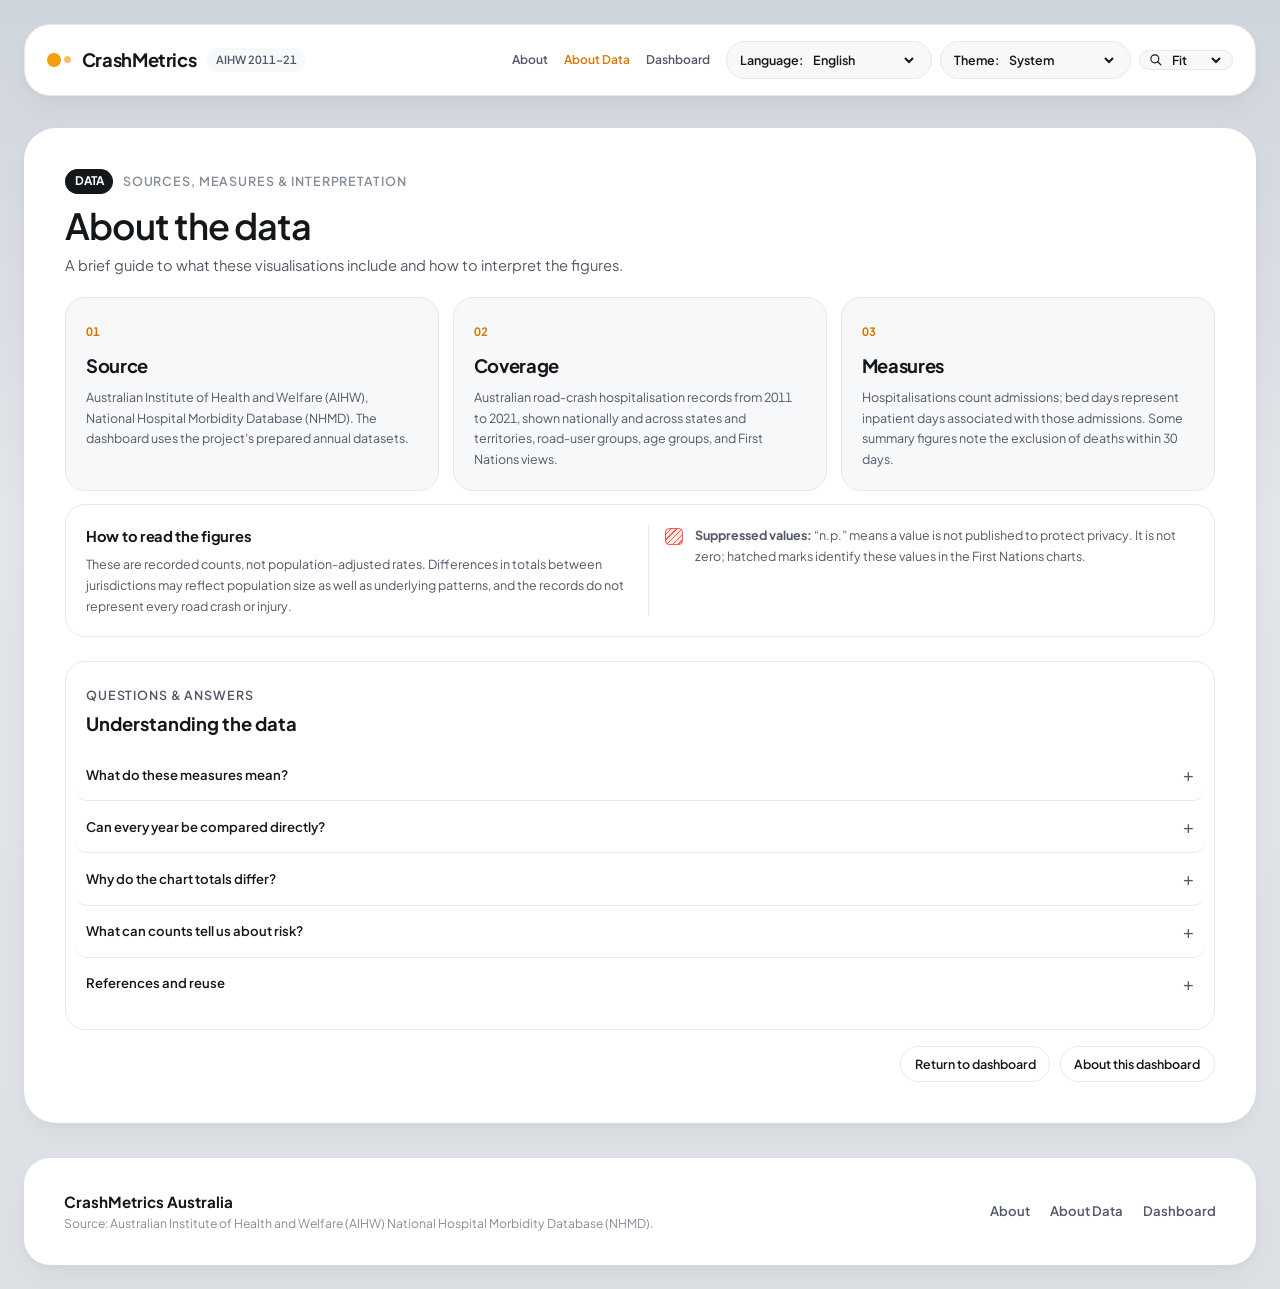
<file: about-data.html>
<!DOCTYPE html>
<html lang="en">
<head>
  <meta charset="UTF-8">
  <meta name="viewport" content="width=device-width, initial-scale=1.0">
  <meta name="description" content="Data source, coverage, measures, and interpretation notes for the CrashMetrics Australia dashboard.">
  <title>About the Data — CrashMetrics Australia</title>
  <link rel="preconnect" href="https://fonts.googleapis.com">
  <link rel="preconnect" href="https://fonts.gstatic.com" crossorigin>
  <link href="https://fonts.googleapis.com/css2?family=Instrument+Serif:ital@0;1&family=Plus+Jakarta+Sans:wght@300;400;500;600;700&display=swap" rel="stylesheet">
  <link rel="stylesheet" href="css/style.css">
  <link rel="stylesheet" href="css/components.css">
  <script src="js/theme.js" defer></script>
  <script src="js/language.js" defer></script>
</head>
<body>
  <div class="page-shell info-page-shell">
    <header class="info-page-nav">
      <a href="index.html?dashboard=1#top" class="brand-mark info-brand-mark">
        <span class="brand-dot-cluster" aria-hidden="true">
          <span class="dot-amber"></span>
          <span class="dot-amber-sm"></span>
        </span>
        <span class="brand-name">CrashMetrics</span>
        <span class="brand-tag">AIHW 2011–21</span>
      </a>
      <nav class="info-page-links" aria-label="Primary Navigation">
        <a href="about.html">About</a>
        <a href="about-data.html" aria-current="page">About Data</a>
        <a href="index.html?dashboard=1">Dashboard</a>
        <div class="nav-accessibility-controls">
          <span class="sr-only" id="accessibility-controls-help">Use Left and Right Arrow keys to move through navigation links. Choose System, Light, Dark, High contrast, or Color-blind-friendly from the theme dropdown. Tab and Shift+Tab are also available.</span>
          <label class="theme-control language-control">
            <span>Language:</span>
            <select id="language-selector" class="theme-control-select" aria-label="Select language">
              <option value="en">English</option>
              <option value="zh-CN">简体中文</option>
              <option value="ms">Bahasa Melayu</option>
              <option value="ja">日本語</option>
            </select>
          </label>
          <label class="theme-control">
            <span>Theme:</span>
            <select id="theme-selector" class="theme-control-select" aria-describedby="accessibility-controls-help">
              <option value="system">System</option>
              <option value="light">Light</option>
              <option value="dark">Dark</option>
              <option value="high-contrast">High contrast</option>
              <option value="color-blind">Color-blind-friendly</option>
            </select>
          </label>
          <label class="page-magnification-control">
            <svg viewBox="0 0 24 24" aria-hidden="true" focusable="false">
              <circle cx="10.8" cy="10.8" r="6.3"></circle>
              <path d="m15.4 15.4 5 5"></path>
            </svg>
            <span class="sr-only">Page magnification</span>
            <select id="page-magnification" aria-describedby="accessibility-controls-help">
              <option value="fit">Fit</option>
              <option value="75">75%</option>
              <option value="90">90%</option>
              <option value="100">100%</option>
              <option value="110">110%</option>
            </select>
          </label>
        </div>
      </nav>
    </header>

    <main class="bento-workspace">
      <section class="storyline-block" aria-labelledby="about-data-title">
        <div class="bento-shell about-data-shell">
          <div class="bento-header">
            <div class="bento-title-group">
              <div class="eyebrow-row">
                <span class="section-num-pill">DATA</span>
                <span class="section-eyebrow">Sources, measures &amp; interpretation</span>
              </div>
              <h1 id="about-data-title" class="bento-title">About the data</h1>
              <p class="about-data-intro">A brief guide to what these visualisations include and how to interpret the figures.</p>
            </div>
          </div>

          <div class="about-data-grid">
            <article class="about-data-card">
              <span class="about-data-index">01</span>
              <h2>Source</h2>
              <p>Australian Institute of Health and Welfare (AIHW), National Hospital Morbidity Database (NHMD). The dashboard uses the project’s prepared annual datasets.</p>
            </article>
            <article class="about-data-card">
              <span class="about-data-index">02</span>
              <h2>Coverage</h2>
              <p>Australian road-crash hospitalisation records from 2011 to 2021, shown nationally and across states and territories, road-user groups, age groups, and First Nations views.</p>
            </article>
            <article class="about-data-card">
              <span class="about-data-index">03</span>
              <h2>Measures</h2>
              <p>Hospitalisations count admissions; bed days represent inpatient days associated with those admissions. Some summary figures note the exclusion of deaths within 30 days.</p>
            </article>
          </div>

          <div class="about-data-notes">
            <div>
              <h2>How to read the figures</h2>
              <p>These are recorded counts, not population-adjusted rates. Differences in totals between jurisdictions may reflect population size as well as underlying patterns, and the records do not represent every road crash or injury.</p>
            </div>
            <div class="about-suppression-note">
              <span class="about-suppression-mark" aria-hidden="true"></span>
              <p><strong>Suppressed values:</strong> “n.p.” means a value is not published to protect privacy. It is not zero; hatched marks identify these values in the First Nations charts.</p>
            </div>
          </div>

          <section class="about-data-faq" aria-labelledby="about-data-faq-title">
            <div class="about-data-faq-heading">
              <span class="section-eyebrow">Questions &amp; answers</span>
              <h2 id="about-data-faq-title">Understanding the data</h2>
            </div>
            <div class="about-data-faq-list">
              <details class="about-data-faq-item">
                <summary>What do these measures mean?</summary>
                <div class="about-data-faq-answer">
                  <p><strong>Hospitalisations</strong> are the number of hospital admissions in the dataset. <strong>Bed days</strong> count inpatient days associated with those admissions. They describe different things: a longer stay can contribute more bed days without adding another admission.</p>
                </div>
              </details>
              <details class="about-data-faq-item">
                <summary>Can every year be compared directly?</summary>
                <div class="about-data-faq-answer">
                  <p>Use year-to-year comparisons as a guide, not as proof that every change reflects a change in road safety. The dashboard marks known comparability breaks and notable context, including changes in reporting and the 2020 pandemic period. Check these annotations when interpreting a trend.</p>
                </div>
              </details>
              <details class="about-data-faq-item">
                <summary>Why do the chart totals differ?</summary>
                <div class="about-data-faq-answer">
                  <p>Charts show different measures, years, and breakdowns. A national total, a selected state, and a road-user or age-group category do not have the same scope. Some First Nations breakdown values are suppressed as <strong>n.p.</strong>, so a visible subtotal may not equal a chart’s overall total.</p>
                </div>
              </details>
              <details class="about-data-faq-item">
                <summary>What can counts tell us about risk?</summary>
                <div class="about-data-faq-answer">
                  <p>Counts show how many admissions were recorded; they are not population-adjusted rates. A larger count does not by itself mean an individual in that group had a higher risk. Population size, travel exposure, and other context would be needed to compare risk fairly.</p>
                </div>
              </details>
              <details class="about-data-faq-item">
                <summary>References and reuse</summary>
                <div class="about-data-faq-answer">
                  <p>Bureau of Infrastructure and Transport Research Economics. (2023, September 22). <em>Hospitalised injury</em> [Data set]. <a href="https://www.bitre.gov.au/resource/road-safety/hospitalised-injury" target="_blank" rel="noopener noreferrer">https://www.bitre.gov.au/resource/road-safety/hospitalised-injury</a></p>
                  <p>Bureau of Infrastructure and Transport Research Economics. (2023, September). <em>Data dictionary: Hospitalised injuries from road crashes</em>. <a href="https://www.bitre.gov.au/sites/default/files/documents/hospitalised-injury-data-dictionary-september-2023.pdf" target="_blank" rel="noopener noreferrer">Data dictionary PDF</a>.</p>
                  <p>Prepared extracts supplied by Group 16. Original datasets remain subject to their publishers’ terms. D3.js is distributed under the ISC licence; Manrope is distributed under the SIL Open Font License.</p>
                </div>
              </details>
            </div>
          </section>

          <div class="section-actions info-page-actions">
            <a class="utility-btn" href="index.html?dashboard=1">Return to dashboard</a>
            <a class="utility-btn" href="about.html">About this dashboard</a>
          </div>
        </div>
      </section>
    </main>

    <footer class="editorial-footer info-page-footer">
      <div class="footer-brand-col">
        <span class="footer-logo">CrashMetrics Australia</span>
        <p class="footer-meta">Source: Australian Institute of Health and Welfare (AIHW) National Hospital Morbidity Database (NHMD).</p>
      </div>
      <nav class="footer-nav-col" aria-label="Footer Navigation">
        <a href="about.html">About</a>
        <a href="about-data.html" aria-current="page">About Data</a>
        <a href="index.html?dashboard=1">Dashboard</a>
      </nav>
    </footer>
  </div>
</body>
</html>
</file>
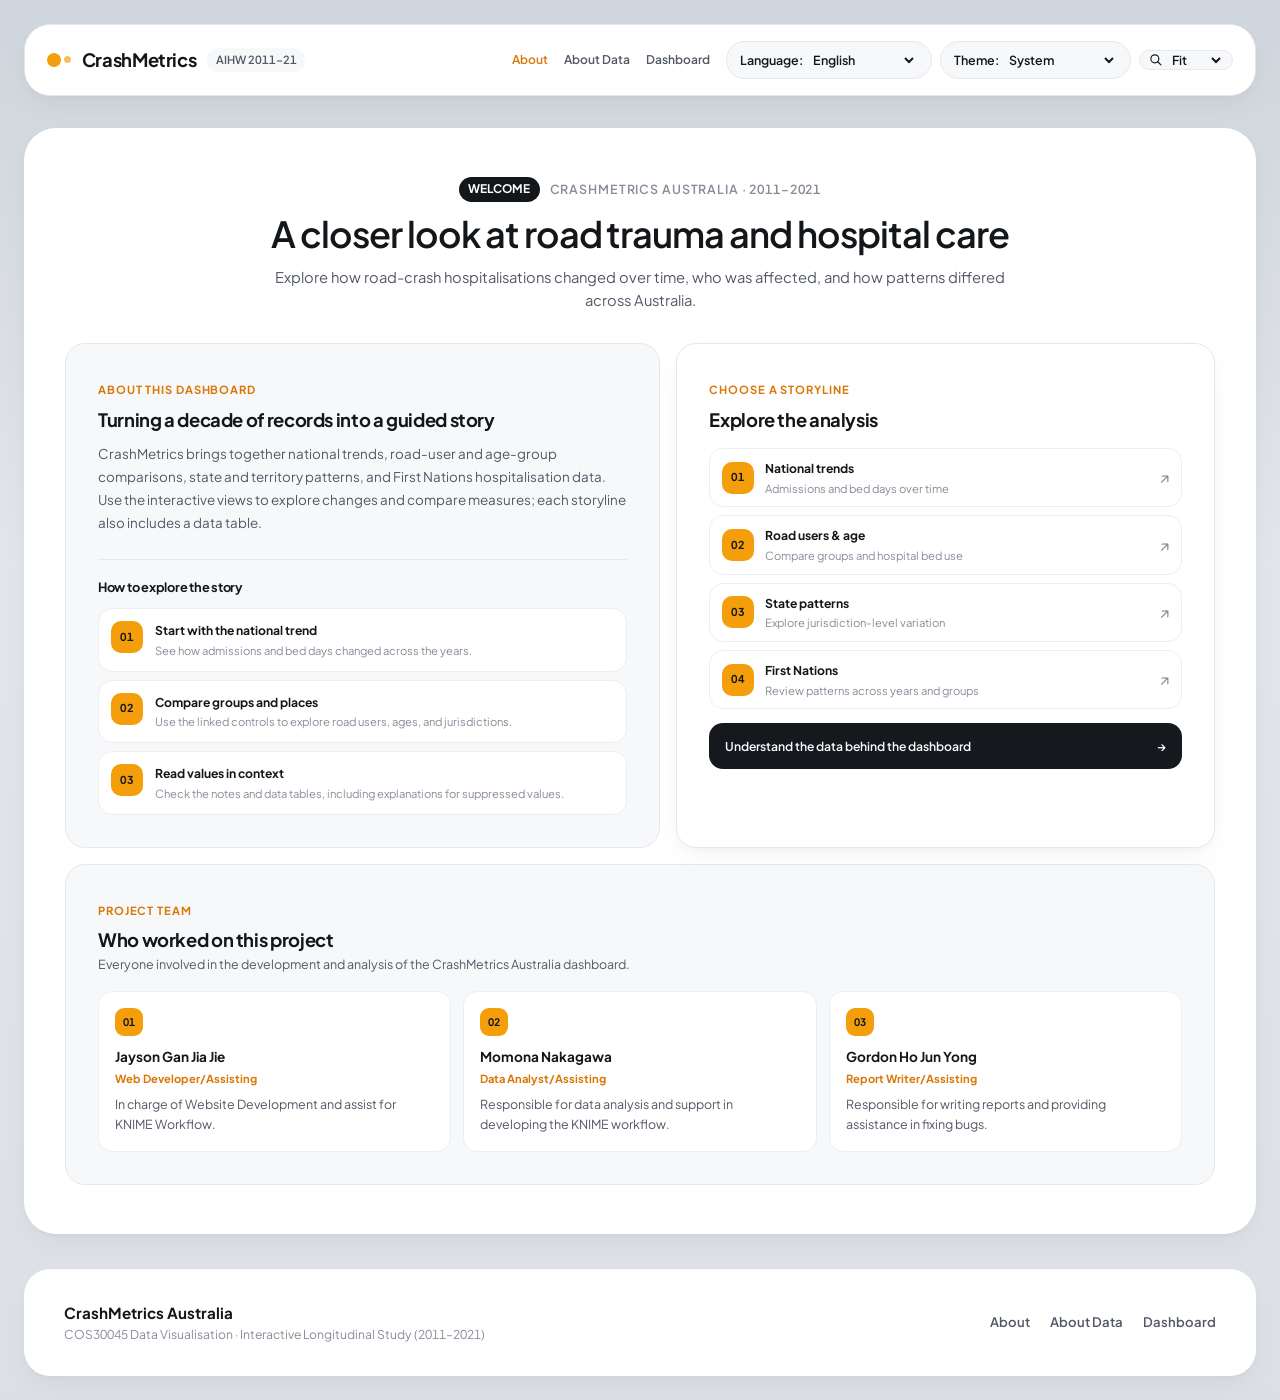
<file: about.html>
<!DOCTYPE html>
<html lang="en">
<head>
  <meta charset="UTF-8">
  <meta name="viewport" content="width=device-width, initial-scale=1.0">
  <meta name="description" content="Learn about the CrashMetrics Australia road hospitalisation dashboard and how to explore its storylines.">
  <title>About — CrashMetrics Australia</title>
  <link rel="preconnect" href="https://fonts.googleapis.com">
  <link rel="preconnect" href="https://fonts.gstatic.com" crossorigin>
  <link href="https://fonts.googleapis.com/css2?family=Instrument+Serif:ital@0;1&family=Plus+Jakarta+Sans:wght@300;400;500;600;700&display=swap" rel="stylesheet">
  <link rel="stylesheet" href="css/style.css">
  <link rel="stylesheet" href="css/components.css">
  <script src="js/theme.js" defer></script>
  <script src="js/language.js" defer></script>
</head>
<body>
  <div class="page-shell info-page-shell">
    <header class="info-page-nav">
      <a href="index.html?dashboard=1#top" class="brand-mark info-brand-mark">
        <span class="brand-dot-cluster" aria-hidden="true">
          <span class="dot-amber"></span>
          <span class="dot-amber-sm"></span>
        </span>
        <span class="brand-name">CrashMetrics</span>
        <span class="brand-tag">AIHW 2011–21</span>
      </a>
      <nav class="info-page-links" aria-label="Primary Navigation">
        <a href="about.html" aria-current="page">About</a>
        <a href="about-data.html">About Data</a>
        <a href="index.html?dashboard=1">Dashboard</a>
        <div class="nav-accessibility-controls">
          <span class="sr-only" id="accessibility-controls-help">Use Left and Right Arrow keys to move through navigation links. Choose System, Light, Dark, High contrast, or Color-blind-friendly from the theme dropdown. Tab and Shift+Tab are also available.</span>
          <label class="theme-control language-control">
            <span>Language:</span>
            <select id="language-selector" class="theme-control-select" aria-label="Select language">
              <option value="en">English</option>
              <option value="zh-CN">简体中文</option>
              <option value="ms">Bahasa Melayu</option>
              <option value="ja">日本語</option>
            </select>
          </label>
          <label class="theme-control">
            <span>Theme:</span>
            <select id="theme-selector" class="theme-control-select" aria-describedby="accessibility-controls-help">
              <option value="system">System</option>
              <option value="light">Light</option>
              <option value="dark">Dark</option>
              <option value="high-contrast">High contrast</option>
              <option value="color-blind">Color-blind-friendly</option>
            </select>
          </label>
          <label class="page-magnification-control">
            <svg viewBox="0 0 24 24" aria-hidden="true" focusable="false">
              <circle cx="10.8" cy="10.8" r="6.3"></circle>
              <path d="m15.4 15.4 5 5"></path>
            </svg>
            <span class="sr-only">Page magnification</span>
            <select id="page-magnification" aria-describedby="accessibility-controls-help">
              <option value="fit">Fit</option>
              <option value="75">75%</option>
              <option value="90">90%</option>
              <option value="100">100%</option>
              <option value="110">110%</option>
            </select>
          </label>
        </div>
      </nav>
    </header>

    <main class="bento-workspace">
      <section class="storyline-block" aria-labelledby="about-title">
        <div class="bento-shell about-shell">
          <div class="about-section-heading">
            <div class="eyebrow-row">
              <span class="section-num-pill">WELCOME</span>
              <span class="section-eyebrow">CrashMetrics Australia · 2011–2021</span>
            </div>
            <h1 id="about-title" class="bento-title">A closer look at road trauma and hospital care</h1>
            <p class="about-heading-copy">Explore how road-crash hospitalisations changed over time, who was affected, and how patterns differed across Australia.</p>
          </div>

          <div class="about-overview-grid">
            <article class="about-intro-card">
              <span class="about-card-kicker">About this dashboard</span>
              <h2>Turning a decade of records into a guided story</h2>
              <p>
                CrashMetrics brings together national trends, road-user and age-group comparisons, state and territory patterns, and First Nations hospitalisation data. Use the interactive views to explore changes and compare measures; each storyline also includes a data table.
              </p>

              <div class="about-reading-guide">
                <h3>How to explore the story</h3>
                <ol class="about-step-list">
                  <li>
                    <span class="about-step-number">01</span>
                    <span><strong>Start with the national trend</strong><small>See how admissions and bed days changed across the years.</small></span>
                  </li>
                  <li>
                    <span class="about-step-number">02</span>
                    <span><strong>Compare groups and places</strong><small>Use the linked controls to explore road users, ages, and jurisdictions.</small></span>
                  </li>
                  <li>
                    <span class="about-step-number">03</span>
                    <span><strong>Read values in context</strong><small>Check the notes and data tables, including explanations for suppressed values.</small></span>
                  </li>
                </ol>
              </div>
            </article>

            <aside class="about-explore-card" aria-labelledby="about-explore-title">
              <div class="about-explore-heading">
                <span class="about-card-kicker">Choose a storyline</span>
                <h2 id="about-explore-title">Explore the analysis</h2>
              </div>
              <div class="about-story-links">
                <a class="about-story-link" href="index.html?dashboard=1#storyline1">
                  <span class="about-story-number">01</span>
                  <span><strong>National trends</strong><small>Admissions and bed days over time</small></span>
                  <span class="about-story-arrow" aria-hidden="true">↗</span>
                </a>
                <a class="about-story-link" href="index.html?dashboard=1#storyline2">
                  <span class="about-story-number">02</span>
                  <span><strong>Road users &amp; age</strong><small>Compare groups and hospital bed use</small></span>
                  <span class="about-story-arrow" aria-hidden="true">↗</span>
                </a>
                <a class="about-story-link" href="index.html?dashboard=1#storyline3">
                  <span class="about-story-number">03</span>
                  <span><strong>State patterns</strong><small>Explore jurisdiction-level variation</small></span>
                  <span class="about-story-arrow" aria-hidden="true">↗</span>
                </a>
                <a class="about-story-link" href="index.html?dashboard=1#storyline4">
                  <span class="about-story-number">04</span>
                  <span><strong>First Nations</strong><small>Review patterns across years and groups</small></span>
                  <span class="about-story-arrow" aria-hidden="true">↗</span>
                </a>
              </div>
              <a class="about-data-link" href="about-data.html">Understand the data behind the dashboard <span aria-hidden="true">→</span></a>
            </aside>
          </div>

          <section class="about-team-section" aria-labelledby="about-team-title">
            <div class="about-team-heading">
              <span class="about-card-kicker">Project team</span>
              <h2 id="about-team-title">Who worked on this project</h2>
              <p>Everyone involved in the development and analysis of the CrashMetrics Australia dashboard.</p>
            </div>
            <div class="about-team-grid">
              <article class="about-team-member">
                <span class="about-team-number" aria-hidden="true">01</span>
                <h3>Jayson Gan Jia Jie</h3>
                <p class="about-team-role">Web Developer/Assisting</p>
                <p>In charge of Website Development and assist for KNIME Workflow.</p>
              </article>
              <article class="about-team-member">
                <span class="about-team-number" aria-hidden="true">02</span>
                <h3>Momona Nakagawa</h3>
                <p class="about-team-role">Data Analyst/Assisting</p>
                <p>Responsible for data analysis and support in developing the KNIME workflow.</p>
              </article>
              <article class="about-team-member">
                <span class="about-team-number" aria-hidden="true">03</span>
                <h3>Gordon Ho Jun Yong</h3>
                <p class="about-team-role">Report Writer/Assisting</p>
                <p>Responsible for writing reports and providing assistance in fixing bugs.</p>
              </article>
            </div>
          </section>
        </div>
      </section>
    </main>

    <footer class="editorial-footer info-page-footer">
      <div class="footer-brand-col">
        <span class="footer-logo">CrashMetrics Australia</span>
        <p class="footer-meta">COS30045 Data Visualisation · Interactive Longitudinal Study (2011–2021)</p>
      </div>
      <nav class="footer-nav-col" aria-label="Footer Navigation">
        <a href="about.html" aria-current="page">About</a>
        <a href="about-data.html">About Data</a>
        <a href="index.html?dashboard=1">Dashboard</a>
      </nav>
    </footer>
  </div>
</body>
</html>
</file>
<file: css/style.css>
/* ==========================================================================
   CrashMetrics Australia — COS30045 Data Visualisation
   Design System: Atmospheric Framed Hero (designsample3.mp4 / webdesign.webp)
   + Tactile Alabaster & Charcoal Bento Workspace (dashboarddesign.webp / bikerental.webp)
   ========================================================================== */

:root {
  /* Outer & Tactile Workspace Surfaces */
  --bg-page-outer: #DCDFE4;
  --bg-shell: #F2F3F5;
  --bg-card-white: #FFFFFF;
  --bg-card-recessed: #F7F8FA;
  --bg-card-dark: #15181C;
  --bg-card-dark-elevated: #1E2228;

  /* Borders & Hairlines */
  --border-light: #E6E8EC;
  --border-subtle: #ECEEF2;
  --border-dark: rgba(255, 255, 255, 0.1);
  --border-hero-frame: rgba(255, 255, 255, 0.36);

  /* Ink & Typography Colors */
  --ink-primary: #14171A;
  --ink-secondary: #525866;
  --ink-muted: #868C98;
  --ink-on-dark: #F8FAFC;
  --ink-on-dark-muted: #94A3B8;

  /* Accents & Semantic Badge Tokens (dashboarddesign.webp & bikerental.webp) */
  --accent-amber: #F59E0B;
  --accent-amber-deep: #D97706;
  --accent-emerald: #10B981;
  --accent-coral: #FF5A4E;
  --accent-slate: #272B30;

  --pill-coral-bg: #FFE8E5;
  --pill-coral-text: #E5483B;
  --pill-green-bg: #E3F9E5;
  --pill-green-text: #1F9254;
  --pill-amber-bg: #FFF4D6;
  --pill-amber-text: #B45309;

  --chart-bar-primary: #181B20;
  --chart-bar-neutral: #64748B;
  --chart-focus: #F59E0B;
  --chart-line: #181B20;
  --bg-strip-light: #F4F5F7;
  --bg-strip-white: #FFFFFF;
  --strip-line: #E2E5EC;
  --strip-segment-active: #14171A;
  --strip-icon-bg: #111417;
  --strip-icon-fg: #FFFFFF;

  /* Typography Families (No programmer monospace!) */
  --font-sans: 'Plus Jakarta Sans', -apple-system, BlinkMacSystemFont, 'Segoe UI', Roboto, sans-serif;
  --font-serif: 'Instrument Serif', Georgia, serif;

  /* Radii & Shadows */
  --radius-outer: 32px;
  --radius-bento: 26px;
  --radius-card: 20px;
  --radius-inner: 14px;
  --radius-pill: 9999px;

  --shadow-soft: 0 12px 32px -8px rgba(20, 23, 26, 0.06), 0 2px 6px -1px rgba(20, 23, 26, 0.03);
  --shadow-elevated: 0 20px 48px -12px rgba(20, 23, 26, 0.12), 0 4px 12px -2px rgba(20, 23, 26, 0.05);
  --shadow-inset-active: 0 8px 24px -4px rgba(20, 23, 26, 0.08), 0 1px 3px rgba(20, 23, 26, 0.04);
  --transition-ui: all 0.28s cubic-bezier(0.16, 1, 0.3, 1);
}

/* Reset */
*, *::before, *::after {
  box-sizing: border-box;
  margin: 0;
  padding: 0;
}

html {
  font-size: 16px;
  scroll-behavior: smooth;
  font-family: var(--font-sans);
  background-color: var(--bg-page-outer);
  color: var(--ink-primary);
  font-variant-numeric: tabular-nums;
  -webkit-font-smoothing: antialiased;
}

body {
  min-height: 100dvh;
  background: linear-gradient(180deg, #CFD5DC 0%, #E2E5EA 40%, #DCDFE4 100%);
  padding: 1.5rem;
  color: var(--ink-primary);
  line-height: 1.55;
  overflow-x: hidden;
}

/* ==========================================================================
   Preloader Overlay (designsample3.mp4 Framed Counter Style)
   ========================================================================== */
#preloader {
  position: fixed;
  inset: 0;
  z-index: 99999;
  background: #17242C;
  padding: 2rem;
  display: flex;
  align-items: stretch;
  justify-content: stretch;
  transition: opacity 0.65s cubic-bezier(0.16, 1, 0.3, 1), visibility 0.65s;
}

#preloader.loaded {
  opacity: 0;
  visibility: hidden;
  pointer-events: none;
}

.preloader-frame {
  flex: 1;
  border: 2px solid rgba(255, 255, 255, 0.3);
  border-radius: var(--radius-outer);
  position: relative;
  display: flex;
  flex-direction: column;
  justify-content: flex-end;
  padding: 3rem;
  overflow: hidden;
  background: radial-gradient(circle at 50% 35%, rgba(56, 88, 104, 0.38) 0%, rgba(16, 26, 32, 0.9) 100%);
}

.preloader-top-progress {
  position: absolute;
  top: 0;
  left: 0;
  height: 3px;
  width: 0%;
  background: #FFFFFF;
  transition: width 0.15s ease-out;
}

.preloader-bottom-row {
  display: flex;
  align-items: baseline;
  justify-content: space-between;
  flex-wrap: wrap;
  gap: 1rem;
}

.preloader-counter {
  font-family: var(--font-sans);
  font-size: clamp(3.5rem, 2rem + 5vw, 6rem);
  font-weight: 400;
  letter-spacing: -0.04em;
  color: #FFFFFF;
  line-height: 1;
}

.preloader-label {
  font-size: 0.85rem;
  font-weight: 500;
  color: rgba(255, 255, 255, 0.65);
  letter-spacing: 0.02em;
}

/* ==========================================================================
   Outer Page Shell
   ========================================================================== */
.page-shell {
  max-width: 1400px;
  margin: 0 auto;
}

/* ==========================================================================
   HERO SHOWCASE (designsample3.mp4 WoodNest + webdesign.webp TerraElix)
   ========================================================================== */
.hero-showcase {
  background: var(--bg-card-white);
  border-radius: var(--radius-outer);
  overflow: hidden;
  box-shadow: var(--shadow-elevated);
  margin-bottom: 2.25rem;
  border: 1px solid rgba(255, 255, 255, 0.7);
}

.hero-backdrop-container {
  position: relative;
  padding: 1.75rem;
  min-height: 680px;
  display: flex;
  flex-direction: column;
  overflow: hidden;
  background-color: #1A2830;
}

.hero-bg-image {
  position: absolute;
  inset: 0;
  width: 100%;
  height: 100%;
  object-fit: cover;
  object-position: center 45%;
  aspect-ratio: 16 / 9;
  z-index: 0;
  filter: brightness(0.92) contrast(1.04);
}

.hero-vignette {
  position: absolute;
  inset: 0;
  z-index: 1;
  background: 
    linear-gradient(180deg, rgba(16, 26, 33, 0.48) 0%, rgba(16, 26, 33, 0.18) 45%, rgba(12, 18, 22, 0.72) 100%),
    radial-gradient(circle at 20% 40%, rgba(15, 25, 32, 0.4) 0%, transparent 60%);
}

/* Signature Rounded Inner Frame Border from designsample3.mp4 */
.hero-inner-frame {
  position: relative;
  z-index: 2;
  flex: 1;
  border: 2px solid var(--border-hero-frame);
  border-radius: 26px;
  padding: 2rem 2.5rem 2.5rem 2.5rem;
  display: flex;
  flex-direction: column;
  justify-content: space-between;
  gap: 3rem;
}

/* Integrated Top Navbar inside Hero Frame */
.hero-nav {
  display: flex;
  align-items: center;
  justify-content: space-between;
  gap: 1.5rem;
  flex-wrap: wrap;
}

.hero-nav-actions {
  display: flex;
  flex: 1 0 auto;
  align-items: center;
  gap: 0.75rem;
  justify-content: flex-end;
  white-space: nowrap;
}

.brand-mark {
  display: inline-flex;
  align-items: center;
  gap: 0.65rem;
  text-decoration: none;
  color: #FFFFFF;
}

.brand-dot-cluster {
  display: inline-flex;
  align-items: center;
  gap: 3px;
}

.dot-amber {
  width: 14px;
  height: 14px;
  border-radius: 50%;
  background: var(--accent-amber);
  display: inline-block;
}

.dot-amber-sm {
  width: 7px;
  height: 7px;
  border-radius: 50%;
  background: rgba(245, 158, 11, 0.65);
  display: inline-block;
}

.brand-name {
  font-size: 1.15rem;
  font-weight: 700;
  letter-spacing: -0.02em;
  color: #FFFFFF;
}

.brand-tag {
  font-size: 0.7rem;
  font-weight: 600;
  padding: 0.2rem 0.55rem;
  border-radius: var(--radius-pill);
  background: rgba(255, 255, 255, 0.14);
  color: rgba(255, 255, 255, 0.9);
  backdrop-filter: blur(8px);
}

.hero-nav-links {
  display: flex;
  align-items: center;
  gap: 1.75rem;
  list-style: none;
  margin-left: auto;
  margin-right: 1rem;
}

.hero-nav-links .nav-link {
  position: relative;
  color: rgba(255, 255, 255, 0.82);
  text-decoration: none;
  font-size: 0.88rem;
  font-weight: 500;
  transition: color 0.2s ease;
}

.hero-nav-links .nav-link::after {
  position: absolute;
  right: 0;
  bottom: -0.3rem;
  left: 0;
  height: 2px;
  background: currentColor;
  content: "";
  transform: scaleX(0);
  transform-origin: left;
  transition: transform 0.2s ease;
}

.hero-nav-links .nav-link:hover,
.hero-nav-links .nav-link:focus-visible,
.hero-nav-links .nav-link.active {
  color: #FFFFFF;
}

.hero-nav-links .nav-link:hover::after,
.hero-nav-links .nav-link:focus-visible::after {
  transform: scaleX(1);
}

.hero-cta-pill {
  background: #FFFFFF;
  color: #111417;
  text-decoration: none;
  font-size: 0.85rem;
  font-weight: 600;
  padding: 0.65rem 1.35rem;
  border-radius: 10px;
  transition: var(--transition-ui);
  box-shadow: 0 4px 14px rgba(0, 0, 0, 0.18);
}

.hero-cta-pill:hover {
  transform: translateY(-1px);
  background: #F4F5F7;
}

/* Hero Split Body */
.hero-split-body {
  display: grid;
  grid-template-columns: 1fr 375px;
  gap: 2.5rem;
  align-items: end;
}

.hero-left-col {
  display: flex;
  flex-direction: column;
  justify-content: space-between;
  gap: 3.5rem;
}

/* Giant 3-Line Display Title (Nature's Perfect Hideaways / TerraElix exact typography) */
.hero-display-title {
  font-family: var(--font-sans);
  font-size: clamp(3.1rem, 1.8rem + 4.5vw, 5.25rem);
  font-weight: 400;
  line-height: 0.98;
  letter-spacing: -0.038em;
  color: #FFFFFF;
}

.hero-display-title .muted-word {
  color: rgba(255, 255, 255, 0.48);
  font-weight: 300;
}

.hero-bottom-meta {
  display: flex;
  align-items: flex-end;
  gap: 3rem;
  flex-wrap: wrap;
}

.hero-lead-copy {
  max-width: 310px;
  font-size: 0.88rem;
  line-height: 1.55;
  color: rgba(255, 255, 255, 0.78);
  font-weight: 400;
}

.hero-rating-stat {
  display: flex;
  flex-direction: column;
  gap: 0.15rem;
}

.rating-top-line {
  display: flex;
  align-items: center;
  gap: 0.45rem;
}

.star-glyph {
  color: var(--accent-amber);
  font-size: 1.45rem;
  line-height: 1;
}

.rating-big-num {
  font-size: 1.85rem;
  font-weight: 500;
  letter-spacing: -0.03em;
  color: #FFFFFF;
  line-height: 1.1;
}

.rating-sub-line {
  font-size: 0.82rem;
  color: rgba(255, 255, 255, 0.72);
}

/* Floating Smoked-Glass Surveillance Widget (Evergreen Pine Family Lodge exact card) */
.hero-glass-widget {
  background: rgba(16, 22, 27, 0.78);
  backdrop-filter: blur(24px);
  -webkit-backdrop-filter: blur(24px);
  border: 1px solid rgba(255, 255, 255, 0.14);
  border-radius: 22px;
  padding: 1.65rem;
  color: #FFFFFF;
  box-shadow: 0 24px 48px rgba(0, 0, 0, 0.38);
  display: flex;
  flex-direction: column;
  gap: 0.9rem;
}

.widget-header {
  display: flex;
  align-items: flex-start;
  justify-content: space-between;
  gap: 1rem;
  margin-bottom: 0.2rem;
}

.widget-title {
  font-size: 1.35rem;
  font-weight: 500;
  line-height: 1.22;
  letter-spacing: -0.02em;
  color: #FFFFFF;
}

.widget-icon-btn {
  width: 34px;
  height: 34px;
  border-radius: 50%;
  background: rgba(255, 255, 255, 0.08);
  border: 1px solid rgba(255, 255, 255, 0.12);
  color: rgba(255, 255, 255, 0.85);
  display: flex;
  align-items: center;
  justify-content: center;
  text-decoration: none;
  transition: var(--transition-ui);
}

.widget-icon-btn:hover {
  background: rgba(255, 255, 255, 0.18);
  color: #FFFFFF;
}

.widget-pill-row {
  display: grid;
  grid-template-columns: 1fr 1fr;
  gap: 0.6rem;
}

.widget-mini-pill {
  background: rgba(8, 12, 16, 0.62);
  border: 1px solid rgba(255, 255, 255, 0.07);
  border-radius: 10px;
  padding: 0.65rem 0.8rem;
  display: flex;
  align-items: center;
  gap: 0.45rem;
  font-size: 0.78rem;
  color: rgba(255, 255, 255, 0.88);
}

.widget-mini-pill .chevron {
  margin-left: auto;
  color: rgba(255, 255, 255, 0.45);
  font-size: 0.7rem;
}

.widget-split-box {
  background: rgba(8, 12, 16, 0.62);
  border: 1px solid rgba(255, 255, 255, 0.07);
  border-radius: 10px;
  padding: 0.75rem 0.9rem;
  display: grid;
  grid-template-columns: 1fr 1px 1fr;
  align-items: center;
  gap: 0.85rem;
}

.split-divider {
  width: 1px;
  height: 28px;
  background: rgba(255, 255, 255, 0.1);
}

.split-cell {
  display: flex;
  flex-direction: column;
  gap: 0.15rem;
}

.split-label {
  font-size: 0.7rem;
  color: rgba(255, 255, 255, 0.48);
}

.split-val {
  font-size: 0.82rem;
  font-weight: 600;
  color: #FFFFFF;
}

.widget-price-row {
  display: flex;
  align-items: baseline;
  justify-content: space-between;
  margin-top: 0.25rem;
}

.widget-big-stat {
  display: flex;
  align-items: baseline;
  gap: 0.25rem;
}

.stat-main {
  font-size: 1.65rem;
  font-weight: 500;
  letter-spacing: -0.03em;
  color: #FFFFFF;
}

.stat-unit {
  font-size: 0.82rem;
  color: rgba(255, 255, 255, 0.55);
}

.widget-tag {
  font-size: 0.74rem;
  color: rgba(255, 255, 255, 0.75);
}

.widget-primary-btn {
  display: block;
  width: 100%;
  text-align: center;
  background: #FFFFFF;
  color: #111417;
  text-decoration: none;
  font-size: 0.85rem;
  font-weight: 600;
  padding: 0.85rem 1rem;
  border-radius: 10px;
  transition: var(--transition-ui);
}

.widget-primary-btn:hover {
  background: #F1F3F5;
  transform: translateY(-1px);
}

/* Lower Architectural 3-Column Bento Strip (webdesign.webp bottom strip) */
.hero-bento-strip {
  display: grid;
  grid-template-columns: 1.35fr 0.85fr 1fr;
  border-top: 1px solid var(--border-light);
}

.strip-card {
  padding: 1.85rem 2.25rem;
  display: flex;
  align-items: center;
  justify-content: space-between;
  gap: 1.25rem;
}

.strip-light {
  background: var(--bg-strip-light);
}

.strip-white {
  background: var(--bg-strip-white);
  flex-direction: column;
  align-items: stretch;
  justify-content: center;
  border-left: 1px solid var(--border-light);
}

.strip-dark {
  background: #0D1013;
  color: #FFFFFF;
  justify-content: flex-start;
  gap: 1.5rem;
}

.strip-eyebrow {
  display: block;
  font-size: 0.72rem;
  font-weight: 600;
  text-transform: uppercase;
  letter-spacing: 0.08em;
  color: var(--ink-muted);
  margin-bottom: 0.35rem;
}

.strip-heading {
  font-size: 1.25rem;
  font-weight: 500;
  letter-spacing: -0.02em;
  line-height: 1.3;
  color: var(--ink-primary);
  margin-bottom: 0.75rem;
  max-width: 320px;
}

.strip-underlined-link {
  font-size: 0.82rem;
  font-weight: 600;
  color: var(--ink-primary);
  text-decoration: underline;
  text-underline-offset: 4px;
}

.strip-icon-row {
  display: flex;
  align-items: center;
  gap: 1rem;
}

.strip-circle-icon {
  width: 42px;
  height: 42px;
  border-radius: 50%;
  background: var(--strip-icon-bg);
  color: var(--strip-icon-fg);
  display: flex;
  align-items: center;
  justify-content: center;
  flex-shrink: 0;
}

.strip-mid-text {
  font-size: 0.82rem;
  color: var(--ink-secondary);
  line-height: 1.45;
}

.strip-segmented-lines {
  display: grid;
  grid-template-columns: repeat(4, 1fr);
  gap: 6px;
  margin-top: 1.15rem;
}

.strip-segmented-lines .seg {
  height: 2px;
  background: var(--strip-line);
  border-radius: 2px;
}

.strip-segmented-lines .seg.active {
  background: var(--strip-segment-active);
}

.strip-avatar-cluster {
  display: flex;
  align-items: center;
}

.mode-bubble {
  width: 44px;
  height: 44px;
  border-radius: 50%;
  display: flex;
  align-items: center;
  justify-content: center;
  font-size: 1.15rem;
  border: 2px solid #0D1013;
  margin-left: -10px;
}

.mode-bubble:first-child {
  margin-left: 0;
}

.mode-bubble.b1 { background: #263238; }
.mode-bubble.b2 { background: #37474F; }
.mode-bubble.b3 { background: #455A64; }

.dark-stat-num {
  font-size: 1.75rem;
  font-weight: 500;
  letter-spacing: -0.03em;
  color: #FFFFFF;
  line-height: 1.1;
  margin-bottom: 0.2rem;
}

.dark-stat-desc {
  font-size: 0.78rem;
  color: rgba(255, 255, 255, 0.65);
  line-height: 1.4;
  max-width: 220px;
}

/* ==========================================================================
   MAIN ANALYTICAL WORKSPACE & BENTO SHELLS (dashboarddesign.webp)
   ========================================================================== */
.bento-workspace {
  display: flex;
  flex-direction: column;
  gap: 2.25rem;
}

.storyline-block {
  scroll-margin-top: 2rem;
  container-type: inline-size;
}

.bento-shell {
  background: var(--bg-card-white);
  border-radius: var(--radius-outer);
  padding: 2.5rem;
  box-shadow: var(--shadow-soft);
  border: 1px solid rgba(255, 255, 255, 0.8);
}

.bento-header {
  display: flex;
  align-items: flex-end;
  justify-content: space-between;
  gap: 1.5rem;
  margin-bottom: 1.85rem;
  flex-wrap: wrap;
}

.bento-title-group {
  max-width: 780px;
}

.eyebrow-row {
  display: flex;
  align-items: center;
  gap: 0.6rem;
  margin-bottom: 0.65rem;
}

.section-num-pill {
  font-size: 0.74rem;
  font-weight: 700;
  padding: 0.2rem 0.6rem;
  border-radius: var(--radius-pill);
  background: #14171A;
  color: #FFFFFF;
}

.section-eyebrow {
  font-size: 0.78rem;
  font-weight: 600;
  text-transform: uppercase;
  letter-spacing: 0.07em;
  color: var(--ink-muted);
}

.bento-title {
  font-family: var(--font-sans);
  font-size: clamp(1.55rem, 1.1rem + 1.5vw, 2.25rem);
  font-weight: 600;
  line-height: 1.2;
  letter-spacing: -0.028em;
  color: var(--ink-primary);
}

.bento-title em {
  font-family: var(--font-serif);
  font-style: italic;
  font-weight: 400;
  font-size: 1.12em;
  color: var(--ink-secondary);
}

/* Tactile Controls & Pill Selectors */
.bento-controls {
  display: flex;
  align-items: center;
  gap: 0.85rem;
  flex-wrap: wrap;
}

.clean-pill-group {
  display: inline-flex;
  background: var(--bg-shell);
  padding: 0.28rem;
  border-radius: var(--radius-pill);
  border: 1px solid var(--border-light);
}

.clean-pill-btn {
  background: transparent;
  border: none;
  font-family: var(--font-sans);
  font-size: 0.82rem;
  font-weight: 600;
  color: var(--ink-secondary);
  padding: 0.5rem 1.15rem;
  border-radius: var(--radius-pill);
  cursor: pointer;
  transition: var(--transition-ui);
}

.clean-pill-btn:hover {
  color: var(--ink-primary);
}

.clean-pill-btn.active {
  background: var(--bg-card-white);
  color: var(--ink-primary);
  box-shadow: 0 2px 8px rgba(20, 23, 26, 0.08);
}

/* Scrubber Pill */
.scrubber-pill {
  display: inline-flex;
  align-items: center;
  gap: 0.75rem;
  background: var(--bg-shell);
  border: 1px solid var(--border-light);
  padding: 0.38rem 0.95rem;
  border-radius: var(--radius-pill);
}

.scrubber-label {
  font-size: 0.76rem;
  font-weight: 600;
  color: var(--ink-muted);
}

.scrubber-year {
  font-size: 0.92rem;
  font-weight: 700;
  color: var(--ink-primary);
  min-width: 38px;
}

.tactile-range {
  -webkit-appearance: none;
  appearance: none;
  width: 130px;
  height: 4px;
  background: #D5D9E0;
  border-radius: 2px;
  outline: none;
  cursor: pointer;
}

.tactile-range::-webkit-slider-thumb {
  -webkit-appearance: none;
  appearance: none;
  width: 16px;
  height: 16px;
  border-radius: 50%;
  background: #14171A;
  border: 2px solid #FFFFFF;
  box-shadow: 0 2px 6px rgba(0, 0, 0, 0.25);
  cursor: pointer;
  transition: transform 0.15s ease;
}

.tactile-range::-webkit-slider-thumb:hover {
  transform: scale(1.18);
}

.scrubber-play-btn {
  width: 26px;
  height: 26px;
  border-radius: 50%;
  background: #14171A;
  color: #FFFFFF;
  border: none;
  font-size: 0.7rem;
  display: flex;
  align-items: center;
  justify-content: center;
  cursor: pointer;
  transition: transform 0.15s ease;
}

.scrubber-play-btn:hover {
  transform: scale(1.1);
}

/* ==========================================================================
   Overview Inset Tray (Exact dashboarddesign.webp "Overview" nested cards)
   ========================================================================== */
.overview-inset-tray {
  background: var(--bg-card-recessed);
  border: 1px solid var(--border-subtle);
  border-radius: var(--radius-card);
  padding: 0.75rem;
  display: grid;
  grid-template-columns: 1fr 1fr 1.15fr;
  gap: 0.75rem;
  margin-bottom: 1.75rem;
}

.inset-stat-card {
  padding: 1.35rem 1.5rem;
  border-radius: 16px;
  background: transparent;
  cursor: pointer;
  transition: var(--transition-ui);
  border: 1px solid transparent;
}

.inset-stat-card:hover {
  background: rgba(255, 255, 255, 0.6);
}

.inset-stat-card.active-inset {
  background: var(--bg-card-white);
  border-color: var(--border-light);
  box-shadow: var(--shadow-inset-active);
}

.inset-card-top {
  display: flex;
  align-items: center;
  gap: 0.5rem;
  font-size: 0.8rem;
  font-weight: 600;
  color: var(--ink-secondary);
  margin-bottom: 0.6rem;
}

.inset-card-main {
  display: flex;
  align-items: center;
  gap: 1rem;
  flex-wrap: wrap;
}

.inset-big-num {
  font-size: clamp(1.85rem, 1.3rem + 1.5vw, 2.5rem);
  font-weight: 600;
  letter-spacing: -0.035em;
  color: var(--ink-primary);
  line-height: 1;
}

.inset-badge-stack {
  display: flex;
  flex-direction: column;
  align-items: flex-start;
  gap: 0.2rem;
}

.semantic-pill {
  display: inline-flex;
  align-items: center;
  padding: 0.18rem 0.55rem;
  border-radius: 6px;
  font-size: 0.75rem;
  font-weight: 700;
  white-space: nowrap;
}

.pill-coral {
  background: var(--pill-coral-bg);
  color: var(--pill-coral-text);
}

.pill-green {
  background: var(--pill-green-bg);
  color: var(--pill-green-text);
}

.pill-amber {
  background: var(--pill-amber-bg);
  color: var(--pill-amber-text);
}

.inset-sublabel {
  font-size: 0.74rem;
  color: var(--ink-muted);
  white-space: nowrap;
}

.inset-narrative-box {
  padding: 1.25rem 1.5rem;
  display: flex;
  flex-direction: column;
  justify-content: center;
  border-left: 1px solid var(--border-light);
}

.narrative-headline {
  font-size: 0.82rem;
  font-weight: 700;
  color: var(--ink-primary);
  margin-bottom: 0.3rem;
}

.narrative-copy {
  font-size: 0.8rem;
  color: var(--ink-secondary);
  line-height: 1.5;
}

/* ==========================================================================
   Footer
   ========================================================================== */
.editorial-footer {
  margin-top: 2.5rem;
  padding: 2rem 2.5rem;
  background: var(--bg-card-white);
  border-radius: var(--radius-bento);
  display: flex;
  align-items: center;
  justify-content: space-between;
  flex-wrap: wrap;
  gap: 1.5rem;
  font-size: 0.82rem;
  color: var(--ink-secondary);
  box-shadow: var(--shadow-soft);
}

.footer-logo {
  font-weight: 700;
  color: var(--ink-primary);
  font-size: 0.95rem;
}

.footer-meta {
  font-size: 0.76rem;
  color: var(--ink-muted);
}

.footer-nav-col {
  display: flex;
  gap: 1.25rem;
}

.footer-nav-col a {
  color: var(--ink-secondary);
  text-decoration: none;
  font-weight: 600;
}

.footer-nav-col a:hover {
  color: var(--ink-primary);
}

/* ==========================================================================
   Container Queries & Responsive Adaptations (modern-web-guidance compliant)
   ========================================================================== */
@container (max-width: 980px) {
  .overview-inset-tray {
    grid-template-columns: 1fr;
  }
  .inset-narrative-box {
    border-left: none;
    border-top: 1px solid var(--border-light);
  }
}

@media (max-width: 1080px) {
  .hero-split-body {
    grid-template-columns: 1fr;
  }
  .hero-glass-widget {
    width: 100%;
    max-width: 460px;
  }
  .hero-bento-strip {
    grid-template-columns: 1fr;
  }
  .strip-white {
    border-left: none;
    border-top: 1px solid var(--border-light);
  }
}

@media (max-width: 1300px) {
  .hero-nav {
    row-gap: 0.8rem;
  }
  .hero-nav-actions {
    order: 2;
  }
  .hero-nav-links {
    order: 1;
    flex: 0 0 100%;
    justify-content: center;
    gap: 1.2rem;
    margin: 0;
  }
}

@media (max-width: 720px) {
  body {
    padding: 0.75rem;
  }
  .hero-backdrop-container {
    padding: 1rem;
  }
  .hero-inner-frame {
    padding: 1.25rem;
  }
  .hero-nav-links {
    flex-wrap: wrap;
    justify-content: flex-start;
    gap: 0.7rem 0.85rem;
  }
  .hero-nav-links .nav-link {
    font-size: 0.78rem;
  }
  .bento-shell {
    padding: 1.5rem;
  }
  .footer-nav-col {
    flex-wrap: wrap;
    gap: 0.6rem 1rem;
  }
}

:root[data-theme="dark"] {
  color-scheme: dark;
  --bg-page-outer: #101317;
  --bg-shell: #1B2026;
  --bg-card-white: #222830;
  --bg-card-recessed: #191E24;
  --border-light: #343C46;
  --border-subtle: #2A313A;
  --ink-primary: #F3F5F7;
  --ink-secondary: #C0C7D0;
  --ink-muted: #9AA4B1;
  --pill-coral-bg: #492C2C;
  --pill-coral-text: #FF9B91;
  --pill-green-bg: #203D30;
  --pill-green-text: #7FE0A6;
  --pill-amber-bg: #46391F;
  --pill-amber-text: #FFD27A;
  --chart-bar-primary: #74839A;
  --chart-bar-neutral: #8999AD;
  --chart-line: #F3F5F7;
  --bg-strip-light: #191E24;
  --bg-strip-white: #222830;
  --strip-line: #343C46;
  --strip-segment-active: #F59E0B;
  --strip-icon-bg: #F59E0B;
  --strip-icon-fg: #14171A;
}

:root[data-theme="high-contrast"] {
  color-scheme: dark;
  --bg-page-outer: #000000;
  --bg-shell: #000000;
  --bg-card-white: #000000;
  --bg-card-recessed: #111111;
  --bg-card-dark: #000000;
  --bg-card-dark-elevated: #111111;
  --border-light: #FFFFFF;
  --border-subtle: #FFFFFF;
  --border-dark: #FFFFFF;
  --ink-primary: #FFFFFF;
  --ink-secondary: #FFFFFF;
  --ink-muted: #FFFFFF;
  --accent-amber: #FFFF00;
  --accent-amber-deep: #FFFF00;
  --accent-emerald: #00FFFF;
  --accent-coral: #FF8C00;
  --accent-slate: #000000;
  --pill-coral-bg: #000000;
  --pill-coral-text: #FFFF00;
  --pill-green-bg: #000000;
  --pill-green-text: #00FFFF;
  --pill-amber-bg: #000000;
  --pill-amber-text: #FFFF00;
  --chart-bar-primary: #FFFF00;
  --chart-bar-neutral: #FFFFFF;
  --chart-focus: #00FFFF;
  --chart-line: #FFFFFF;
  --bg-strip-light: #000000;
  --bg-strip-white: #000000;
  --strip-line: #FFFFFF;
  --strip-segment-active: #FFFF00;
  --strip-icon-bg: #FFFF00;
  --strip-icon-fg: #000000;
}

:root[data-theme="color-blind"] {
  color-scheme: light;
  --accent-amber: #E69F00;
  --accent-amber-deep: #8A4B00;
  --accent-emerald: #0072B2;
  --accent-coral: #D55E00;
  --accent-slate: #264653;
  --pill-coral-bg: #FBE3D5;
  --pill-coral-text: #8C2D04;
  --pill-green-bg: #DCEEF8;
  --pill-green-text: #00557A;
  --pill-amber-bg: #FFF2CC;
  --pill-amber-text: #704900;
  --chart-bar-primary: #264653;
  --chart-bar-neutral: #0072B2;
  --chart-focus: #D55E00;
  --chart-line: #264653;
  --strip-line: #BCCBD4;
  --strip-segment-active: #E69F00;
  --strip-icon-bg: #264653;
  --strip-icon-fg: #FFFFFF;
}

:root[data-theme="system"] {
  color-scheme: light dark;
}

@media (prefers-color-scheme: dark) {
  :root[data-theme="system"] {
    --bg-page-outer: #101317;
    --bg-shell: #1B2026;
    --bg-card-white: #222830;
    --bg-card-recessed: #191E24;
    --border-light: #343C46;
    --border-subtle: #2A313A;
    --ink-primary: #F3F5F7;
    --ink-secondary: #C0C7D0;
    --ink-muted: #9AA4B1;
    --pill-coral-bg: #492C2C;
    --pill-coral-text: #FF9B91;
    --pill-green-bg: #203D30;
    --pill-green-text: #7FE0A6;
    --pill-amber-bg: #46391F;
    --pill-amber-text: #FFD27A;
    --chart-bar-primary: #74839A;
    --chart-bar-neutral: #8999AD;
    --chart-line: #F3F5F7;
    --bg-strip-light: #191E24;
    --bg-strip-white: #222830;
    --strip-line: #343C46;
    --strip-segment-active: #F59E0B;
    --strip-icon-bg: #F59E0B;
    --strip-icon-fg: #14171A;
  }
}

:root[data-theme="dark"] body {
  background: linear-gradient(180deg, #12161B 0%, #171C22 45%, #101317 100%);
}

:root[data-theme="high-contrast"] body {
  background: #000000;
}

:root[data-theme="color-blind"] body {
  background: linear-gradient(180deg, #F2F6F8 0%, #FFFFFF 45%, #EAF1F5 100%);
}

:root[data-theme="high-contrast"] :focus-visible {
  outline: 3px solid #00FFFF !important;
  outline-offset: 3px;
}

:root[data-theme="high-contrast"] a {
  text-decoration: underline;
  text-underline-offset: 0.18em;
}

@media (prefers-color-scheme: dark) {
  :root[data-theme="system"] body {
    background: linear-gradient(180deg, #12161B 0%, #171C22 45%, #101317 100%);
  }
}
</file>
<file: css/components.css>
/* ==========================================================================
   CrashMetrics Australia — Component & Visualization Styles
   Tactile Bento Cards, Dual-Pane Split View (bikerental.webp), & Clean SVG Charts
   ========================================================================== */

/* ==========================================================================
   Global Floating Tooltip (bikerental.webp & dashboarddesign.webp Pill Card)
   ========================================================================== */
#global-tooltip {
  position: fixed;
  z-index: 10000;
  pointer-events: none;
  opacity: 0;
  transform: translate(-50%, -115%) scale(0.96);
  transition: opacity 0.14s ease-out, transform 0.14s ease-out;
  background: #FFFFFF;
  border: 1px solid #E2E5EC;
  border-radius: 16px;
  padding: 0.95rem 1.15rem;
  box-shadow: 0 18px 40px -8px rgba(18, 22, 27, 0.18), 0 4px 12px rgba(18, 22, 27, 0.06);
  min-width: 210px;
  max-width: 295px;
  color: var(--ink-primary);
}

#global-tooltip.visible {
  opacity: 1;
  transform: translate(-50%, -110%) scale(1);
}

.tooltip-header {
  display: flex;
  align-items: center;
  justify-content: space-between;
  gap: 0.5rem;
  margin-bottom: 0.45rem;
  padding-bottom: 0.4rem;
  border-bottom: 1px solid #F0F2F5;
}

.tooltip-tag {
  font-size: 0.68rem;
  font-weight: 700;
  text-transform: uppercase;
  letter-spacing: 0.06em;
  color: var(--ink-muted);
}

.tooltip-badge {
  font-size: 0.7rem;
  font-weight: 700;
  padding: 0.12rem 0.5rem;
  border-radius: var(--radius-pill);
  background: #F2F4F7;
  color: var(--ink-primary);
}

.tooltip-title {
  font-size: 0.92rem;
  font-weight: 700;
  color: var(--ink-primary);
  margin-bottom: 0.35rem;
  line-height: 1.3;
}

.tooltip-metric-row {
  display: flex;
  align-items: baseline;
  justify-content: space-between;
  gap: 0.75rem;
  margin-top: 0.2rem;
}

.tooltip-value {
  font-size: 1.35rem;
  font-weight: 700;
  letter-spacing: -0.03em;
  color: var(--ink-primary);
}

.tooltip-subvalue {
  font-size: 0.74rem;
  font-weight: 600;
  color: var(--ink-muted);
}

.tooltip-extra {
  font-size: 0.76rem;
  color: var(--ink-secondary);
  margin-top: 0.45rem;
  padding-top: 0.45rem;
  border-top: 1px dashed #ECEEF2;
  line-height: 1.45;
}

.tooltip-extra strong {
  color: var(--ink-primary);
}

.delta-pill {
  display: inline-block;
  padding: 0.14rem 0.48rem;
  border-radius: 6px;
  font-size: 0.7rem;
  font-weight: 700;
}

.delta-pill.up {
  background: var(--pill-coral-bg);
  color: var(--pill-coral-text);
}

.delta-pill.stable {
  background: var(--pill-green-bg);
  color: var(--pill-green-text);
}

/* ==========================================================================
   Sub-Bento Cards & Dual Grids (Storylines 2 & 4)
   ========================================================================== */
.dual-bento-grid {
  display: grid;
  grid-template-columns: 1.15fr 0.85fr;
  gap: 1.5rem;
}

.sub-bento-card {
  background: var(--bg-card-recessed);
  border: 1px solid var(--border-subtle);
  border-radius: var(--radius-card);
  padding: 1.65rem;
  container-type: inline-size;
}

.sub-card-header {
  display: flex;
  align-items: flex-start;
  justify-content: space-between;
  gap: 1rem;
  margin-bottom: 1.15rem;
}

.sub-card-title {
  font-size: 1.05rem;
  font-weight: 700;
  letter-spacing: -0.015em;
  color: var(--ink-primary);
  margin-bottom: 0.2rem;
}

.sub-card-subtitle {
  font-size: 0.78rem;
  color: var(--ink-muted);
}

.chip-tag {
  font-size: 0.7rem;
  font-weight: 600;
  padding: 0.25rem 0.65rem;
  border-radius: var(--radius-pill);
  background: #FFFFFF;
  border: 1px solid var(--border-light);
  color: var(--ink-secondary);
  white-space: nowrap;
}

.chip-tag.chip-coral {
  background: var(--pill-coral-bg);
  border-color: rgba(229, 72, 59, 0.2);
  color: var(--pill-coral-text);
}

.chart-stage {
  background: var(--bg-card-recessed);
  border: 1px solid var(--border-subtle);
  border-radius: var(--radius-card);
  padding: 1.5rem 1.75rem;
}

.chart-stage-compact {
  width: 100%;
}

/* Insight Strip Footer */
.insight-strip {
  margin-top: 1.5rem;
  padding: 1.15rem 1.5rem;
  background: var(--bg-card-recessed);
  border: 1px solid var(--border-subtle);
  border-radius: 16px;
  display: flex;
  align-items: center;
  gap: 1rem;
}

.insight-pill-badge {
  background: #14171A;
  color: #FFFFFF;
  font-size: 0.72rem;
  font-weight: 700;
  text-transform: uppercase;
  letter-spacing: 0.06em;
  padding: 0.3rem 0.75rem;
  border-radius: var(--radius-pill);
  white-space: nowrap;
}

.insight-strip-text {
  font-size: 0.84rem;
  color: var(--ink-secondary);
  line-height: 1.55;
}

.insight-strip-text strong {
  color: var(--ink-primary);
}

/* ==========================================================================
   Storyline 3: Dual-Pane Dark Matrix + Light Trajectory Panel (bikerental.webp)
   ========================================================================== */
.state-layout-shell {
  padding: 0.65rem;
  background: #E4E6EB;
  overflow: visible;
}

.state-split-grid {
  display: grid;
  grid-template-columns: minmax(0, 1.2fr) minmax(0, 0.85fr);
  gap: 0.65rem;
  align-items: stretch;
}

.state-split-grid > * {
  min-width: 0;
}

/* Left Dark Pane (Roam Map/Matrix Pane) */
.split-dark-pane {
  background: #171A1F;
  color: #FFFFFF;
  border-radius: 22px;
  padding: 2.25rem;
  display: flex;
  flex-direction: column;
  justify-content: space-between;
}

.dark-pane-header {
  display: flex;
  align-items: flex-start;
  justify-content: space-between;
  gap: 1rem;
  margin-bottom: 1.25rem;
  flex-wrap: wrap;
}

.dark-num-pill {
  background: var(--accent-amber);
  color: #14171A;
}

.dark-eyebrow {
  color: rgba(255, 255, 255, 0.55);
}

.dark-pane-title {
  font-size: 1.75rem;
  font-weight: 600;
  letter-spacing: -0.025em;
  color: #FFFFFF;
  margin-bottom: 0.2rem;
}

.dark-pane-subtitle {
  font-size: 0.82rem;
  color: rgba(255, 255, 255, 0.6);
}

.dark-pill-group {
  background: rgba(255, 255, 255, 0.08);
  border-color: rgba(255, 255, 255, 0.12);
}

.dark-pill-group .clean-pill-btn {
  color: rgba(255, 255, 255, 0.65);
}

.dark-pill-group .clean-pill-btn.active {
  background: #FFFFFF;
  color: #14171A;
}

.heatmap-stage {
  margin: 0.5rem 0;
}

.dark-pane-footer {
  margin-top: 1.25rem;
  display: flex;
  flex-direction: column;
  gap: 0.9rem;
}

.heatmap-scale-pill {
  display: inline-flex;
  align-items: center;
  gap: 0.75rem;
  background: rgba(255, 255, 255, 0.06);
  border: 1px solid rgba(255, 255, 255, 0.1);
  padding: 0.45rem 1rem;
  border-radius: var(--radius-pill);
  width: fit-content;
}

.scale-label {
  font-size: 0.74rem;
  font-weight: 600;
  color: rgba(255, 255, 255, 0.75);
}

.scale-canvas {
  width: 160px;
  height: 8px;
  border-radius: 4px;
}

.population-warning-pill {
  background: rgba(255, 255, 255, 0.06);
  border: 1px solid rgba(255, 255, 255, 0.1);
  border-radius: 14px;
  padding: 0.85rem 1.1rem;
  font-size: 0.78rem;
  color: rgba(255, 255, 255, 0.78);
  display: flex;
  align-items: flex-start;
  gap: 0.65rem;
  line-height: 1.45;
}

.warn-dot {
  width: 8px;
  height: 8px;
  border-radius: 50%;
  background: var(--accent-amber);
  margin-top: 0.35rem;
  flex-shrink: 0;
}

/* Right Light Alabaster Detail Pane (bikerental.webp Right Panel) */
.split-light-pane {
  background: #EAE9E4;
  border-radius: 22px;
  padding: 2rem;
  display: flex;
  flex-direction: column;
  justify-content: space-between;
  gap: 1.25rem;
}

.light-pane-top {
  display: flex;
  align-items: flex-start;
  justify-content: space-between;
  gap: 1rem;
  flex-wrap: wrap;
}

.light-pane-eyebrow {
  display: block;
  font-size: 0.72rem;
  font-weight: 600;
  text-transform: uppercase;
  letter-spacing: 0.06em;
  color: var(--ink-muted);
  margin-bottom: 0.25rem;
}

.state-header-row {
  display: flex;
  align-items: center;
  gap: 0.65rem;
}

.state-focus-heading {
  font-size: 1.5rem;
  font-weight: 600;
  letter-spacing: -0.025em;
  color: var(--ink-primary);
}

.state-active-chip {
  font-size: 0.72rem;
  font-weight: 700;
  padding: 0.2rem 0.65rem;
  border-radius: var(--radius-pill);
  background: var(--accent-amber);
  color: #14171A;
}

.clean-select-pill {
  background: #FFFFFF;
  border: 1px solid rgba(20, 23, 26, 0.1);
  border-radius: var(--radius-pill);
  padding: 0.55rem 1rem;
  font-family: var(--font-sans);
  font-size: 0.8rem;
  font-weight: 600;
  color: var(--ink-primary);
  outline: none;
  cursor: pointer;
  box-shadow: 0 2px 6px rgba(0, 0, 0, 0.04);
}

.white-trajectory-card {
  background: #FFFFFF;
  border-radius: 20px;
  padding: 1.35rem 1.5rem;
  box-shadow: 0 8px 24px rgba(20, 23, 26, 0.05);
}

.trajectory-card-meta {
  font-size: 0.78rem;
  color: var(--ink-secondary);
  margin-bottom: 0.5rem;
}

.trajectory-card-meta strong {
  color: var(--ink-primary);
}

/* Dark Charcoal Journey Cards (bikerental.webp "Latest journeys" exact match) */
.journey-cards-section {
  display: flex;
  flex-direction: column;
  gap: 0.65rem;
}

.journey-section-header {
  display: flex;
  align-items: center;
  justify-content: space-between;
  margin-bottom: 0.15rem;
}

.journey-section-title {
  font-size: 0.95rem;
  font-weight: 600;
  color: var(--ink-primary);
}

.journey-section-tag {
  font-size: 0.72rem;
  font-weight: 600;
  color: var(--ink-muted);
}

.dark-journey-card {
  background: #202328;
  color: #FFFFFF;
  border-radius: 16px;
  padding: 1rem 1.25rem;
  display: grid;
  grid-template-columns: 115px 1fr;
  align-items: center;
  gap: 1.15rem;
}

.journey-left-col {
  display: flex;
  flex-direction: column;
  gap: 0.15rem;
  border-right: 1px solid rgba(255, 255, 255, 0.1);
  padding-right: 0.75rem;
}

.journey-year-label {
  font-size: 0.85rem;
  font-weight: 600;
  color: #FFFFFF;
}

.journey-sub-tag {
  font-size: 0.68rem;
  color: rgba(255, 255, 255, 0.5);
}

.journey-timeline-col {
  display: flex;
  flex-direction: column;
  gap: 0.35rem;
}

.journey-nodes-top {
  display: flex;
  align-items: center;
  justify-content: space-between;
  font-size: 0.75rem;
  color: rgba(255, 255, 255, 0.75);
}

.journey-delta-badge {
  background: rgba(255, 255, 255, 0.1);
  padding: 0.1rem 0.5rem;
  border-radius: var(--radius-pill);
  font-size: 0.7rem;
  font-weight: 600;
  color: #FFFFFF;
}

.journey-track-line {
  display: flex;
  align-items: center;
  gap: 4px;
}

.j-node {
  width: 8px;
  height: 8px;
  border-radius: 50%;
  background: var(--accent-amber);
  flex-shrink: 0;
}

.j-bar {
  flex: 1;
  height: 2px;
  background: rgba(245, 158, 11, 0.45);
}

.journey-nodes-bottom {
  display: flex;
  justify-content: space-between;
  font-size: 0.7rem;
  color: rgba(255, 255, 255, 0.5);
}

/* ==========================================================================
   Storyline 4: Top Architectural Row & Contrast Block (enviromentaldesign.webp)
   ========================================================================== */
.fn-top-bento-row {
  display: grid;
  grid-template-columns: 1fr 310px;
  gap: 1.5rem;
  margin-bottom: 1.5rem;
}

.fn-contrast-stat-box {
  background: #111417;
  color: #FFFFFF;
  border-radius: var(--radius-card);
  padding: 1.85rem;
  display: flex;
  flex-direction: column;
  justify-content: space-between;
}

.contrast-eyebrow {
  font-size: 0.72rem;
  font-weight: 600;
  text-transform: uppercase;
  letter-spacing: 0.1em;
  color: rgba(255, 255, 255, 0.55);
}

.contrast-huge-pct {
  font-size: 3.1rem;
  font-weight: 500;
  letter-spacing: -0.04em;
  color: #FFFFFF;
  line-height: 1.05;
  margin: 0.4rem 0 0.6rem 0;
}

.contrast-desc {
  font-size: 0.84rem;
  color: rgba(255, 255, 255, 0.78);
  line-height: 1.5;
}

.contrast-divider {
  height: 1px;
  background: rgba(255, 255, 255, 0.12);
  margin: 1.25rem 0;
}

.np-pill-indicator {
  display: inline-block;
  padding: 0.22rem 0.6rem;
  border-radius: 6px;
  background: rgba(244, 63, 94, 0.18);
  border: 1px solid rgba(244, 63, 94, 0.4);
  color: #FDA4AF;
  font-size: 0.72rem;
  font-weight: 600;
  margin-bottom: 0.5rem;
}

.contrast-small-note {
  font-size: 0.76rem;
  color: rgba(255, 255, 255, 0.62);
  line-height: 1.45;
}

/* ==========================================================================
   D3 SVG Chart Styling (Clean Editorial & Tactile Precision)
   ========================================================================== */
.chart-svg {
  width: 100%;
  height: auto;
  overflow: visible;
  display: block;
}

/* Light-Surface Axis Styling */
.axis text {
  fill: var(--ink-muted);
  font-family: var(--font-sans);
  font-size: 0.74rem;
  font-weight: 500;
}

.axis line {
  stroke: #E4E7EC;
}

.axis path.domain {
  stroke: #DCE0E6;
}

/* Dark-Pane Axis Override (Storyline 3 Heatmap) */
.split-dark-pane .axis text {
  fill: rgba(255, 255, 255, 0.68);
}

.split-dark-pane .axis line,
.split-dark-pane .axis path.domain {
  stroke: rgba(255, 255, 255, 0.12);
}

.axis-title {
  fill: var(--ink-secondary);
  font-family: var(--font-sans);
  font-size: 0.74rem;
  font-weight: 700;
  text-transform: uppercase;
  letter-spacing: 0.06em;
}

/* Hairline Grid Lines */
.grid line {
  stroke: #E8EBF0;
  stroke-dasharray: 3 3;
}

.grid path {
  stroke-width: 0;
}

/* Line & Area Paths */
.line-path {
  fill: none;
  stroke: var(--chart-line);
  stroke-width: 3px;
  stroke-linecap: round;
  stroke-linejoin: round;
}

.area-path {
  fill: url(#area-gradient);
}

/* Crosshair & Data Nodes */
.crosshair-line {
  stroke: #94A3B8;
  stroke-dasharray: 3 3;
  stroke-width: 1.2px;
  pointer-events: none;
}

.focus-dot {
  fill: var(--accent-amber);
  stroke: var(--bg-card-white);
  stroke-width: 3px;
  pointer-events: none;
  filter: drop-shadow(0 2px 6px rgba(0, 0, 0, 0.2));
}

.data-point {
  fill: var(--bg-card-white);
  stroke: var(--chart-line);
  stroke-width: 2.5px;
  cursor: pointer;
  transition: r 0.18s ease, fill 0.18s ease;
}

.data-point:hover {
  r: 6.5px;
  fill: var(--accent-amber);
}

/* SVG Annotations (Storyline 1) */
.annotation-group {
  cursor: pointer;
}

.annotation-group circle {
  fill: var(--accent-amber) !important;
  stroke: var(--bg-card-white) !important;
}

.annotation-line {
  stroke: #64748B;
  stroke-dasharray: 2 2;
  stroke-width: 1.2px;
}

.annotation-badge {
  fill: var(--chart-bar-primary);
  stroke: var(--chart-bar-primary);
  rx: 7px;
  ry: 7px;
  transition: var(--transition-ui);
}

.annotation-group:hover .annotation-badge {
  fill: var(--accent-amber-deep);
  stroke: var(--accent-amber-deep);
}

.annotation-text {
  fill: #FFFFFF;
  font-family: var(--font-sans);
  font-size: 0.68rem;
  font-weight: 600;
}

/* Bars (Storyline 2 & 4) */
.chart-bar {
  transition: opacity 0.2s ease, fill 0.2s ease;
  cursor: pointer;
}

:root[data-theme="high-contrast"] .chart-bar,
:root[data-theme="color-blind"] .chart-bar {
  transition: opacity 0.2s ease;
}

:root[data-theme="high-contrast"] .data-point,
:root[data-theme="color-blind"] .data-point {
  transition: r 0.18s ease;
}

.chart-bar.rank-primary {
  fill: var(--chart-bar-primary) !important;
}

.chart-bar.rank-highlight {
  fill: var(--accent-amber) !important;
}

.chart-bar.rank-neutral,
.chart-bar.bar-muted {
  fill: var(--chart-bar-neutral) !important;
}

.chart-bar.bar-peak,
.chart-bar.is-hovered {
  fill: var(--accent-emerald) !important;
}

.chart-bar.np-hatched-slot {
  fill: url(#diagonal-hatch-pattern) !important;
}

.chart-bar.dimmed {
  opacity: 0.35;
}

.np-hatch-background {
  fill: var(--pill-coral-bg);
}

.np-hatch-line {
  stroke: var(--accent-coral);
}

.data-point.active-year {
  fill: var(--accent-amber) !important;
}

.peak-callout-layer rect {
  fill: var(--chart-bar-primary) !important;
}

.peak-callout-layer text {
  fill: var(--strip-icon-fg) !important;
}

.peak-callout-layer circle {
  stroke: var(--accent-emerald) !important;
}

.bar-value {
  fill: var(--ink-primary);
  font-family: var(--font-sans);
  font-size: 0.72rem;
  font-weight: 700;
}

.bar-value.np-value {
  fill: var(--pill-coral-text);
}

/* Heatmap Cells (Storyline 3) */
.heatmap-cell {
  rx: 6px;
  ry: 6px;
  cursor: pointer;
  stroke: #171A1F;
  stroke-width: 2px;
  transition: all 0.18s ease;
}

.heatmap-cell:hover,
.heatmap-cell.active {
  stroke: #FFFFFF;
  stroke-width: 2px;
}

.state-row-highlight {
  fill: rgba(255, 255, 255, 0.08);
  rx: 8px;
  ry: 8px;
  pointer-events: none;
}

/* Suppressed Data Hatched Slot (Storyline 4) */
.np-hatched-slot {
  fill: url(#diagonal-hatch-pattern);
  stroke: #F43F5E;
  stroke-width: 1.2px;
  stroke-dasharray: 3 2;
  cursor: help;
}

/* ==========================================================================
   Container & Viewport Responsive Queries
   ========================================================================== */
@container (max-width: 960px) {
  .dual-bento-grid,
  .fn-top-bento-row {
    grid-template-columns: 1fr;
  }
}

@media (max-width: 1080px) {
  .state-split-grid {
    grid-template-columns: 1fr;
  }
}

@container (max-width: 1100px) {
  .state-split-grid {
    grid-template-columns: 1fr;
  }
}

.state-layout-shell > .data-table-panel {
  margin: 1rem 0 0;
  width: 100%;
}

.sr-only {
  position: absolute;
  width: 1px;
  height: 1px;
  padding: 0;
  margin: -1px;
  overflow: hidden;
  clip: rect(0, 0, 0, 0);
  white-space: nowrap;
  border: 0;
}

.page-magnification-control,
.theme-control,
.nav-help-btn,
.utility-btn {
  border: 1px solid rgba(255, 255, 255, 0.32);
  border-radius: var(--radius-pill);
  padding: 0.55rem 0.85rem;
  font: 600 0.78rem var(--font-sans);
  color: #FFFFFF;
  background: rgba(15, 21, 26, 0.68);
}

.theme-control,
.page-magnification-control {
  display: inline-flex;
  align-items: center;
  gap: 0.35rem;
  cursor: pointer;
  white-space: nowrap;
}

.theme-control-select,
.page-magnification-control select {
  max-width: 7rem;
  padding: 0;
  border: 0;
  color: inherit;
  font: inherit;
  background: transparent;
  color-scheme: inherit;
  cursor: pointer;
}

.theme-control-select option,
.page-magnification-control select option {
  color: var(--ink-primary);
  background-color: var(--bg-card-white);
}

.theme-control-select:focus-visible,
.page-magnification-control select:focus-visible {
  outline: 2px solid currentColor;
  outline-offset: 3px;
  border-radius: 2px;
}

.hero-nav .theme-control,
.hero-nav .page-magnification-control,
.hero-nav .nav-help-btn {
  backdrop-filter: blur(8px);
}

.nav-accessibility-controls {
  display: flex;
  flex-wrap: wrap;
  align-items: center;
  gap: 0.5rem;
}

.language-control .theme-control-select {
  max-width: 9rem;
}

.language-control {
  white-space: normal;
}

.page-magnification-control {
  padding: 0.55rem 0.7rem;
  font: 600 0.78rem var(--font-sans);
  color: #FFFFFF;
  background: rgba(15, 21, 26, 0.68);
  backdrop-filter: blur(8px);
}

.theme-control {
  font: 600 0.78rem var(--font-sans);
}

.page-magnification-control svg {
  width: 0.95rem;
  height: 0.95rem;
  flex: 0 0 auto;
  fill: none;
  stroke: currentColor;
  stroke-linecap: round;
  stroke-width: 1.8;
}

.theme-control:hover,
.page-magnification-control:hover {
  filter: brightness(1.12);
}

.section-actions {
  display: flex;
  justify-content: flex-end;
  gap: 0.6rem;
  margin-top: 1rem;
}

.utility-btn {
  color: var(--ink-primary);
  background: var(--bg-card-white);
  border-color: var(--border-light);
}

.utility-btn:hover {
  background: var(--bg-shell);
}

.data-table-panel {
  margin-top: 1rem;
  padding: 1rem;
  border: 1px solid var(--border-light);
  border-radius: var(--radius-inner);
  background: var(--bg-card-recessed);
}

.about-shell {
  padding-top: 3rem;
  padding-bottom: 3rem;
}

.about-section-heading {
  max-width: 760px;
  margin: 0 auto 2rem;
  text-align: center;
}

.about-section-heading .eyebrow-row {
  justify-content: center;
}

.about-section-heading .bento-title {
  margin: 0 auto 0.65rem;
}

.about-heading-copy,
.about-data-intro {
  color: var(--ink-secondary);
  font-size: 0.92rem;
}

.about-overview-grid {
  display: grid;
  grid-template-columns: minmax(0, 1.05fr) minmax(0, 0.95fr);
  gap: 1rem;
}

.about-intro-card,
.about-explore-card {
  border: 1px solid var(--border-light);
  border-radius: var(--radius-card);
  padding: clamp(1.25rem, 2.5vw, 2rem);
}

.about-intro-card {
  background: var(--bg-card-recessed);
}

.about-card-kicker {
  display: inline-block;
  margin-bottom: 0.45rem;
  color: var(--accent-amber-deep);
  font-size: 0.7rem;
  font-weight: 700;
  letter-spacing: 0.08em;
  text-transform: uppercase;
}

.about-intro-card h2,
.about-intro-card h3,
.about-explore-heading h2,
.about-explore-heading h3,
.about-data-card h3,
.about-data-card h2,
.about-data-notes h2,
.about-data-notes h3 {
  color: var(--ink-primary);
  font-size: 1.15rem;
  letter-spacing: -0.02em;
}

.about-intro-card > p {
  margin-top: 0.55rem;
  color: var(--ink-secondary);
  font-size: 0.84rem;
  line-height: 1.7;
}

.about-reading-guide {
  margin-top: 1.5rem;
  padding-top: 1.15rem;
  border-top: 1px solid var(--border-light);
}

.about-reading-guide h3 {
  margin-bottom: 0.65rem;
  color: var(--ink-primary);
  font-size: 0.8rem;
}

.about-step-list {
  display: grid;
  gap: 0.5rem;
  list-style: none;
}

.about-step-list li {
  display: flex;
  align-items: flex-start;
  gap: 0.75rem;
  padding: 0.75rem;
  border: 1px solid var(--border-subtle);
  border-radius: var(--radius-inner);
  background: var(--bg-card-white);
  transition: transform 180ms ease, box-shadow 180ms ease, border-color 180ms ease;
}

.about-step-list li:hover,
.about-step-list li:focus-within {
  transform: translateY(-3px);
  border-color: var(--accent-amber);
  box-shadow: 0 12px 26px rgb(20 23 26 / 12%);
}

.about-step-number,
.about-story-number {
  display: inline-flex;
  flex: 0 0 auto;
  align-items: center;
  justify-content: center;
  width: 2rem;
  height: 2rem;
  border-radius: 10px;
  background: var(--accent-amber);
  color: #14171A;
  font-size: 0.68rem;
  font-weight: 700;
}

.about-step-list strong,
.about-step-list small,
.about-story-link strong,
.about-story-link small {
  display: block;
}

.about-step-list strong,
.about-story-link strong {
  color: var(--ink-primary);
  font-size: 0.76rem;
}

.about-step-list small,
.about-story-link small {
  margin-top: 0.12rem;
  color: var(--ink-muted);
  font-size: 0.7rem;
  line-height: 1.5;
}

.about-explore-card {
  background: var(--bg-card-white);
  box-shadow: var(--shadow-soft);
}

.about-explore-heading {
  margin-bottom: 0.85rem;
}

.about-story-links {
  display: grid;
  gap: 0.5rem;
}

.about-story-link {
  display: flex;
  align-items: center;
  gap: 0.7rem;
  padding: 0.62rem 0.7rem;
  border: 1px solid var(--border-subtle);
  border-radius: var(--radius-inner);
  text-decoration: none;
  transition: var(--transition-ui);
}

.about-story-link:hover {
  border-color: var(--accent-amber);
  background: var(--bg-card-recessed);
  transform: translateY(-1px);
}

.about-story-link > span:nth-child(2) {
  min-width: 0;
  flex: 1;
}

.about-story-arrow {
  color: var(--ink-muted);
  font-size: 1rem;
}

.about-data-link {
  display: flex;
  align-items: center;
  justify-content: space-between;
  gap: 0.75rem;
  margin-top: 0.85rem;
  padding: 0.85rem 1rem;
  border-radius: var(--radius-inner);
  background: var(--bg-card-dark);
  color: var(--ink-on-dark);
  font-size: 0.76rem;
  font-weight: 600;
  text-decoration: none;
  transition: var(--transition-ui);
}

.about-data-link:hover {
  background: var(--bg-card-dark-elevated);
  transform: translateY(-1px);
}

.about-data-shell .bento-header {
  margin-bottom: 1.25rem;
}

.about-data-intro {
  margin-top: 0.45rem;
}

.about-data-grid {
  display: grid;
  grid-template-columns: repeat(3, minmax(0, 1fr));
  gap: 0.85rem;
}

.about-data-card {
  padding: 1.25rem;
  border: 1px solid var(--border-light);
  border-radius: var(--radius-card);
  background: var(--bg-card-recessed);
}

.about-data-index {
  display: inline-block;
  margin-bottom: 0.7rem;
  color: var(--accent-amber-deep);
  font-size: 0.72rem;
  font-weight: 700;
}

.about-data-card p,
.about-data-notes p {
  margin-top: 0.4rem;
  color: var(--ink-secondary);
  font-size: 0.78rem;
  line-height: 1.65;
}

.about-data-notes {
  display: grid;
  grid-template-columns: 1fr 1fr;
  gap: 1rem;
  margin-top: 0.85rem;
  padding: 1.25rem;
  border: 1px solid var(--border-light);
  border-radius: var(--radius-card);
  background: var(--bg-card-white);
}

.about-data-notes h2,
.about-data-notes h3 {
  font-size: 0.92rem;
}

.about-data-faq {
  margin-top: 1.5rem;
  padding: 1.25rem;
  border: 1px solid var(--border-light);
  border-radius: var(--radius-card);
  background: var(--bg-card-white);
}

.about-data-faq-heading {
  margin-bottom: 0.65rem;
}

.about-data-faq-heading .section-eyebrow {
  color: var(--ink-secondary);
}

.about-data-faq-heading h2 {
  margin-top: 0.2rem;
  font-size: 1.15rem;
}

.about-data-faq-item {
  position: relative;
  margin: 0 -0.75rem;
  padding: 0 0.75rem;
  border-bottom: 1px solid var(--border-light);
  border-radius: var(--radius-inner);
  transition: transform 180ms ease, box-shadow 180ms ease, border-color 180ms ease, background-color 180ms ease;
}

.about-data-faq-item:hover,
.about-data-faq-item:focus-within {
  z-index: 1;
  transform: translateY(-3px);
  border-bottom-color: var(--accent-amber);
  background: var(--bg-card-recessed);
  box-shadow: 0 12px 26px rgb(20 23 26 / 12%);
}

.about-data-faq-item:last-child {
  border-bottom: 0;
}

.about-data-faq-item summary {
  display: flex;
  align-items: center;
  justify-content: space-between;
  gap: 1rem;
  min-height: 3.2rem;
  color: var(--ink-primary);
  font-size: 0.82rem;
  font-weight: 600;
  list-style: none;
  cursor: pointer;
}

.about-data-faq-item summary::-webkit-details-marker {
  display: none;
}

.about-data-faq-item summary::after {
  flex: 0 0 auto;
  color: var(--ink-secondary);
  content: "+";
  font-size: 1.1rem;
  font-weight: 400;
}

.about-data-faq-item[open] summary::after {
  content: "−";
}

.about-data-faq-item summary:focus-visible {
  border-radius: 3px;
}

.about-data-faq-answer {
  max-width: 72ch;
  padding: 0 2rem 1rem 0;
  color: var(--ink-secondary);
  font-size: 0.78rem;
  line-height: 1.7;
}

.about-data-faq-answer p + p {
  margin-top: 0.7rem;
}

.about-data-faq-answer a {
  color: var(--accent-amber-deep);
  overflow-wrap: anywhere;
  text-underline-offset: 0.15em;
}

.about-data-faq-answer a:hover {
  color: var(--ink-primary);
}

.about-data-faq-answer strong {
  color: var(--ink-primary);
}

.about-suppression-note {
  display: flex;
  align-items: flex-start;
  gap: 0.75rem;
  padding-left: 1rem;
  border-left: 1px solid var(--border-light);
}

.about-suppression-note p {
  margin-top: 0;
}

.about-suppression-mark {
  flex: 0 0 auto;
  width: 1.1rem;
  height: 1.1rem;
  margin-top: 0.15rem;
  border: 1px solid var(--accent-coral);
  border-radius: 4px;
  background: repeating-linear-gradient(135deg, var(--pill-coral-bg), var(--pill-coral-bg) 3px, var(--accent-coral) 3px, var(--accent-coral) 4px);
}

.info-page-nav {
  display: flex;
  align-items: center;
  justify-content: space-between;
  gap: 1.25rem;
  margin-bottom: 2rem;
  padding: 1rem 1.4rem;
  border: 1px solid var(--border-light);
  border-radius: var(--radius-bento);
  background: var(--bg-card-white);
  box-shadow: var(--shadow-soft);
}

.info-brand-mark {
  flex: 0 0 auto;
  color: var(--ink-primary);
}

.info-brand-mark .brand-name {
  color: var(--ink-primary);
}

.info-brand-mark .brand-tag {
  background: var(--bg-card-recessed);
  color: var(--ink-secondary);
}

.info-page-links {
  display: flex;
  align-items: center;
  flex-wrap: wrap;
  justify-content: flex-end;
  gap: 0.45rem 1rem;
}

.info-page-links a {
  position: relative;
  color: var(--ink-secondary);
  font-size: 0.75rem;
  font-weight: 600;
  text-decoration: none;
  transition: color 0.2s ease;
}

.info-page-links a::after {
  position: absolute;
  right: 0;
  bottom: -0.25rem;
  left: 0;
  height: 2px;
  background: currentColor;
  content: "";
  transform: scaleX(0);
  transform-origin: left;
  transition: transform 0.2s ease;
}

.info-page-links a:hover,
.info-page-links a:focus-visible,
.info-page-links a[aria-current="page"] {
  color: var(--accent-amber-deep);
}

.info-page-links a:hover::after,
.info-page-links a:focus-visible::after {
  transform: scaleX(1);
}

.info-page-nav .theme-control,
.info-page-nav .page-magnification-control {
  border-color: var(--border-light);
  color: var(--ink-primary);
  background: var(--bg-card-recessed);
}

.info-page-nav .page-magnification-control {
  padding: 0 0.45rem;
}

html[data-language="zh-CN"],
html[data-language="ja"] {
  font-family: "Noto Sans CJK SC", "Noto Sans JP", "Microsoft YaHei", "Yu Gothic", sans-serif;
  letter-spacing: normal;
}

html[data-language="zh-CN"] body,
html[data-language="ja"] body {
  font-family: "Noto Sans CJK SC", "Noto Sans JP", "Microsoft YaHei", "Yu Gothic", sans-serif;
  line-height: 1.65;
}

html[data-language="ms"] .info-page-nav,
html[data-language="ms"] .info-page-links,
html[data-language="ms"] .nav-accessibility-controls {
  gap: 0.55rem 0.75rem;
}

html[data-language="ms"] .info-page-links a,
html[data-language="ms"] .hero-nav-links .nav-link {
  overflow-wrap: anywhere;
}

html[data-language="zh-CN"] .hero-nav-links,
html[data-language="ja"] .hero-nav-links,
html[data-language="ms"] .hero-nav-links {
  flex-wrap: wrap;
  gap: 0.7rem 1rem;
}

html[data-language="zh-CN"] .hero-nav-actions,
html[data-language="ja"] .hero-nav-actions,
html[data-language="ms"] .hero-nav-actions {
  flex-wrap: wrap;
  white-space: normal;
}

html[data-language="zh-CN"] .about-story-link,
html[data-language="ja"] .about-story-link,
html[data-language="ms"] .about-story-link {
  min-width: 0;
  overflow-wrap: anywhere;
}

html[data-language="zh-CN"] .bento-title,
html[data-language="ja"] .bento-title,
html[data-language="ms"] .bento-title,
html[data-language="zh-CN"] .sub-card-title,
html[data-language="ja"] .sub-card-title,
html[data-language="ms"] .sub-card-title {
  overflow-wrap: anywhere;
}

.info-page-actions {
  flex-wrap: wrap;
}

.info-page-actions a {
  display: inline-flex;
  align-items: center;
  text-decoration: none;
}

.about-team-section {
  margin-top: 1rem;
  padding: clamp(1.25rem, 2.5vw, 2rem);
  border: 1px solid var(--border-light);
  border-radius: var(--radius-card);
  background: var(--bg-card-recessed);
}

.about-team-heading {
  margin-bottom: 1rem;
}

.about-team-heading h2 {
  color: var(--ink-primary);
  font-size: 1.15rem;
  letter-spacing: -0.02em;
}

.about-team-heading > p,
.about-team-member > p {
  color: var(--ink-secondary);
  font-size: 0.78rem;
  line-height: 1.6;
}

.about-team-grid {
  display: grid;
  grid-template-columns: repeat(3, minmax(0, 1fr));
  gap: 0.75rem;
}

.about-team-member {
  min-width: 0;
  padding: 1rem;
  border: 1px solid var(--border-subtle);
  border-radius: var(--radius-inner);
  background: var(--bg-card-white);
  transition: transform 180ms ease, box-shadow 180ms ease, border-color 180ms ease;
}

.about-team-member:hover {
  transform: translateY(-3px);
  border-color: var(--accent-amber);
  box-shadow: 0 12px 26px rgb(20 23 26 / 12%);
}

.about-team-number {
  display: inline-flex;
  align-items: center;
  justify-content: center;
  width: 1.75rem;
  height: 1.75rem;
  margin-bottom: 0.65rem;
  border-radius: 9px;
  background: var(--accent-amber);
  color: #14171A;
  font-size: 0.65rem;
  font-weight: 700;
}

.about-team-member h3 {
  color: var(--ink-primary);
  font-size: 0.85rem;
}

.about-team-member .about-team-role {
  margin: 0.15rem 0 0.45rem;
  color: var(--accent-amber-deep);
  font-size: 0.7rem;
  font-weight: 700;
}

.info-page-footer {
  margin-top: 2.25rem;
}

.data-table-section + .data-table-section {
  margin-top: 1.25rem;
}

.data-table-section h3 {
  color: var(--ink-primary);
  font-size: 0.95rem;
  margin-bottom: 0.55rem;
}

.table-scroll {
  max-height: 340px;
  overflow: auto;
  border: 1px solid var(--border-light);
  border-radius: 10px;
}

.data-table-panel table {
  width: 100%;
  border-collapse: collapse;
  color: var(--ink-primary);
  background: var(--bg-card-white);
  font-size: 0.78rem;
  text-align: left;
}

.data-table-panel caption {
  position: absolute;
  width: 1px;
  height: 1px;
  overflow: hidden;
  clip: rect(0, 0, 0, 0);
}

.data-table-panel th,
.data-table-panel td {
  padding: 0.55rem 0.75rem;
  border-bottom: 1px solid var(--border-subtle);
}

.data-table-panel th {
  position: sticky;
  top: 0;
  z-index: 1;
  color: var(--ink-primary);
  background: var(--bg-shell);
}

.np-explanation {
  color: var(--ink-secondary);
  font-size: 0.78rem;
  margin-top: 0.65rem;
}

.help-dialog {
  width: min(640px, calc(100vw - 2rem));
  max-height: min(80vh, 760px);
  overflow-y: auto;
  margin: auto;
  padding: 1.5rem;
  color: var(--ink-primary);
  background: var(--bg-card-white);
  border: 1px solid var(--border-light);
  border-radius: var(--radius-card);
  box-shadow: var(--shadow-elevated);
}

.help-dialog::backdrop {
  background: rgba(9, 13, 17, 0.68);
  backdrop-filter: blur(3px);
}

.help-dialog-header {
  display: flex;
  justify-content: space-between;
  align-items: center;
  gap: 1rem;
  margin-bottom: 1rem;
}

.help-dialog h2 {
  font-size: 1.25rem;
}

.help-dialog ul {
  padding-left: 1.25rem;
}

.help-dialog li + li {
  margin-top: 0.65rem;
}

.help-tour-start {
  margin-top: 1.25rem;
}

.help-tour {
  margin-top: 1.25rem;
  padding: 1.1rem;
  border: 1px solid var(--border-light);
  border-radius: var(--radius-inner);
  background: var(--bg-card-recessed);
}

.help-tour-progress {
  color: var(--ink-secondary);
  font-size: 0.82rem;
  font-weight: 700;
  letter-spacing: 0.04em;
  text-transform: uppercase;
}

.help-tour h3 {
  margin-top: 0.5rem;
  color: var(--ink-primary);
  font-size: 1.1rem;
}

.help-tour p {
  margin-top: 0.5rem;
  color: var(--ink-secondary);
  line-height: 1.6;
}

.help-tour-link {
  display: inline-flex;
  margin-top: 1rem;
  text-decoration: none;
}

.help-tour-controls {
  display: flex;
  justify-content: space-between;
  gap: 0.75rem;
  margin-top: 1.25rem;
}

.help-tour-return {
  margin-top: 0.9rem;
  padding: 0;
  color: var(--ink-secondary);
  background: none;
  border: 0;
  font: inherit;
  text-decoration: underline;
  text-underline-offset: 0.2em;
  cursor: pointer;
}

:focus-visible {
  outline: 3px solid #F59E0B !important;
  outline-offset: 3px;
}

.chart-svg [tabindex="0"] {
  cursor: pointer;
}

.chart-svg [tabindex="0"]:focus-visible {
  outline: none !important;
}

.chart-svg .chart-bar[tabindex="0"]:focus-visible {
  stroke: var(--chart-focus);
  stroke-width: 3px;
}

.chart-svg .heatmap-cell[tabindex="0"]:focus-visible,
.chart-svg .data-point[tabindex="0"]:focus-visible {
  stroke: var(--chart-focus);
  stroke-width: 3px;
}

.chart-svg .user-bar-item[tabindex="0"]:focus-visible,
.chart-svg .age-bar-item[tabindex="0"]:focus-visible {
  outline: none !important;
}

.chart-svg .user-bar-item:focus-visible .chart-bar,
.chart-svg .age-bar-item:focus-visible .chart-bar {
  stroke: var(--chart-focus);
  stroke-width: 3px;
}

:root[data-theme="dark"] .hero-bento-strip,
:root[data-theme="system"] .hero-bento-strip {
  background: var(--bg-card-white);
}

:root[data-theme="dark"] .chart-stage,
:root[data-theme="dark"] .sub-bento-card,
:root[data-theme="dark"] .overview-inset-tray,
:root[data-theme="system"] .chart-stage,
:root[data-theme="system"] .sub-bento-card,
:root[data-theme="system"] .overview-inset-tray {
  border-color: var(--border-subtle);
}

:root[data-theme="dark"] .split-light-pane,
:root[data-theme="system"] .split-light-pane {
  background: var(--bg-card-recessed);
}

:root[data-theme="dark"] .white-trajectory-card,
:root[data-theme="system"] .white-trajectory-card {
  background: var(--bg-card-white);
}

:root[data-theme="dark"] .chip-tag,
:root[data-theme="system"] .chip-tag,
:root[data-theme="dark"] .clean-select-pill,
:root[data-theme="system"] .clean-select-pill {
  color: var(--ink-primary);
  background: var(--bg-shell);
  border-color: var(--border-light);
}

:root[data-theme="dark"] .axis line,
:root[data-theme="dark"] .axis path.domain {
  stroke: #414A55;
}

:root[data-theme="dark"] .grid line {
  stroke: #303842;
}

:root[data-theme="dark"] .data-point {
  stroke: #E5E7EB;
}

#global-tooltip {
  color: var(--ink-primary);
  background: var(--bg-card-white);
  border-color: var(--border-light);
}

:root[data-theme="dark"] .tooltip-header,
:root[data-theme="dark"] .tooltip-extra {
  border-color: var(--border-light);
}

:root[data-theme="dark"] .tooltip-badge {
  color: var(--ink-primary);
  background: #303842;
}

:root[data-theme="dark"] .inset-stat-card:hover {
  background: rgba(255, 255, 255, 0.06);
}

:root[data-theme="dark"] .tactile-range {
  background: #525C68;
}

:root[data-theme="dark"] .tactile-range::-webkit-slider-thumb {
  background: #F3F5F7;
  border-color: #222830;
}

:root[data-theme="dark"] .scrubber-play-btn {
  color: #14171A;
  background: var(--accent-amber);
}

@media (prefers-color-scheme: dark) {
  :root[data-theme="system"] .tooltip-header,
  :root[data-theme="system"] .tooltip-extra {
    border-color: var(--border-light);
  }
  :root[data-theme="system"] .tooltip-badge {
    color: var(--ink-primary);
    background: #303842;
  }
  :root[data-theme="system"] .inset-stat-card:hover {
    background: rgba(255, 255, 255, 0.06);
  }
  :root[data-theme="system"] .tactile-range {
    background: #525C68;
  }
  :root[data-theme="system"] .tactile-range::-webkit-slider-thumb {
    background: #F3F5F7;
    border-color: #222830;
  }
  :root[data-theme="system"] .scrubber-play-btn {
    color: #14171A;
    background: var(--accent-amber);
  }
}

@media (prefers-color-scheme: dark) {
  :root[data-theme="system"] .axis line,
  :root[data-theme="system"] .axis path.domain {
    stroke: #414A55;
  }
  :root[data-theme="system"] .grid line {
    stroke: #303842;
  }
  :root[data-theme="system"] .data-point {
    stroke: #E5E7EB;
  }
}

@media (max-width: 900px) {
  .about-overview-grid {
    grid-template-columns: 1fr;
  }
  .about-data-grid {
    grid-template-columns: 1fr 1fr;
  }
  .info-page-nav {
    align-items: flex-start;
    flex-direction: column;
  }
  .info-page-links {
    justify-content: flex-start;
  }
}

@media (max-width: 720px) {
  .about-data-grid,
  .about-data-notes,
  .about-team-grid {
    grid-template-columns: 1fr;
  }
  .about-suppression-note {
    padding-top: 0.9rem;
    padding-left: 0;
    border-top: 1px solid var(--border-light);
    border-left: 0;
  }
  .hero-nav .theme-control,
  .hero-nav .page-magnification-control,
  .hero-nav .nav-help-btn {
    padding: 0.45rem 0.65rem;
    font-size: 0.7rem;
  }
  .data-table-panel {
    padding: 0.65rem;
  }
}

:root[data-theme="high-contrast"] .bento-shell,
:root[data-theme="high-contrast"] .sub-bento-card,
:root[data-theme="high-contrast"] .overview-inset-tray,
:root[data-theme="high-contrast"] .split-light-pane,
:root[data-theme="high-contrast"] .white-trajectory-card,
:root[data-theme="high-contrast"] .about-intro-card,
:root[data-theme="high-contrast"] .about-explore-card,
:root[data-theme="high-contrast"] .about-team-section,
:root[data-theme="high-contrast"] .about-team-member,
:root[data-theme="high-contrast"] .about-story-link,
:root[data-theme="high-contrast"] .about-data-card,
:root[data-theme="high-contrast"] .about-data-notes,
:root[data-theme="high-contrast"] .about-data-faq {
  color: #FFFFFF;
  background: #000000;
  border-color: #FFFFFF;
  box-shadow: none;
}

:root[data-theme="high-contrast"] .about-data-faq-item,
:root[data-theme="high-contrast"] .about-data-faq-item summary {
  border-color: #FFFFFF;
}

:root[data-theme="high-contrast"] .about-data-faq-item summary,
:root[data-theme="high-contrast"] .about-data-faq-item summary::after,
:root[data-theme="high-contrast"] .about-data-faq-answer,
:root[data-theme="high-contrast"] .about-data-faq-answer strong {
  color: #FFFFFF;
}

:root[data-theme="high-contrast"] .about-data-faq-item:hover,
:root[data-theme="high-contrast"] .about-data-faq-item:focus-within {
  border-bottom-color: #FFFF00;
  background: #000000;
  box-shadow: 0 0 0 2px #FFFF00;
}

:root[data-theme="high-contrast"] .about-data-faq-answer a,
:root[data-theme="high-contrast"] .about-data-faq-answer a:hover {
  color: #FFFF00;
}

@media (prefers-reduced-motion: reduce) {
  .about-step-list li,
  .about-team-member,
  .about-data-faq-item {
    transition: none;
  }
}

:root[data-theme="high-contrast"] .grid line,
:root[data-theme="high-contrast"] .axis line,
:root[data-theme="high-contrast"] .axis path.domain {
  stroke: #FFFFFF;
}

:root[data-theme="high-contrast"] .chart-bar.dimmed {
  opacity: 0.75;
}

:root[data-theme="high-contrast"] .heatmap-cell {
  filter: none;
  stroke: #FFFFFF;
  stroke-width: 1px;
}

:root[data-theme="high-contrast"] .clean-select-pill {
  color: #FFFFFF;
  background: #000000;
  border-color: #FFFFFF;
  color-scheme: dark;
}

:root[data-theme="high-contrast"] .tooltip-badge {
  color: #000000;
  background: #FFFF00;
  border: 1px solid #FFFFFF;
}

:root[data-theme="high-contrast"] .chip-tag {
  color: #FFFFFF;
  background: #000000;
  border-color: #FFFFFF;
}

:root[data-theme="high-contrast"] .utility-btn {
  color: #FFFFFF;
  background: #000000;
  border-color: #FFFFFF;
}

:root[data-theme="high-contrast"] .utility-btn:hover {
  color: #000000;
  background: #FFFF00;
  border-color: #FFFF00;
}

:root[data-theme="high-contrast"] .split-dark-pane {
  background: #000000;
  border: 1px solid #FFFFFF;
}

:root[data-theme="high-contrast"] .clean-pill-group {
  color: #FFFFFF;
  background: #000000;
  border-color: #FFFFFF;
}

:root[data-theme="high-contrast"] .clean-pill-btn {
  color: #FFFFFF;
}

:root[data-theme="high-contrast"] .clean-pill-btn.active,
:root[data-theme="high-contrast"] .dark-pill-group .clean-pill-btn.active {
  color: #000000;
  background: #FFFF00;
  box-shadow: none;
}

:root[data-theme="high-contrast"] .dark-pill-group .clean-pill-btn:not(.active) {
  color: #FFFFFF;
}

:root[data-theme="high-contrast"] .annotation-text {
  fill: #000000;
}

:root[data-theme="high-contrast"] .annotation-line {
  stroke: #FFFFFF;
}

:root[data-theme="high-contrast"] .clean-select-pill option {
  color: #FFFFFF;
  background: #000000;
}

:root[data-theme="high-contrast"] #preloader {
  color: #FFFFFF;
  background: #000000;
}
</file>
